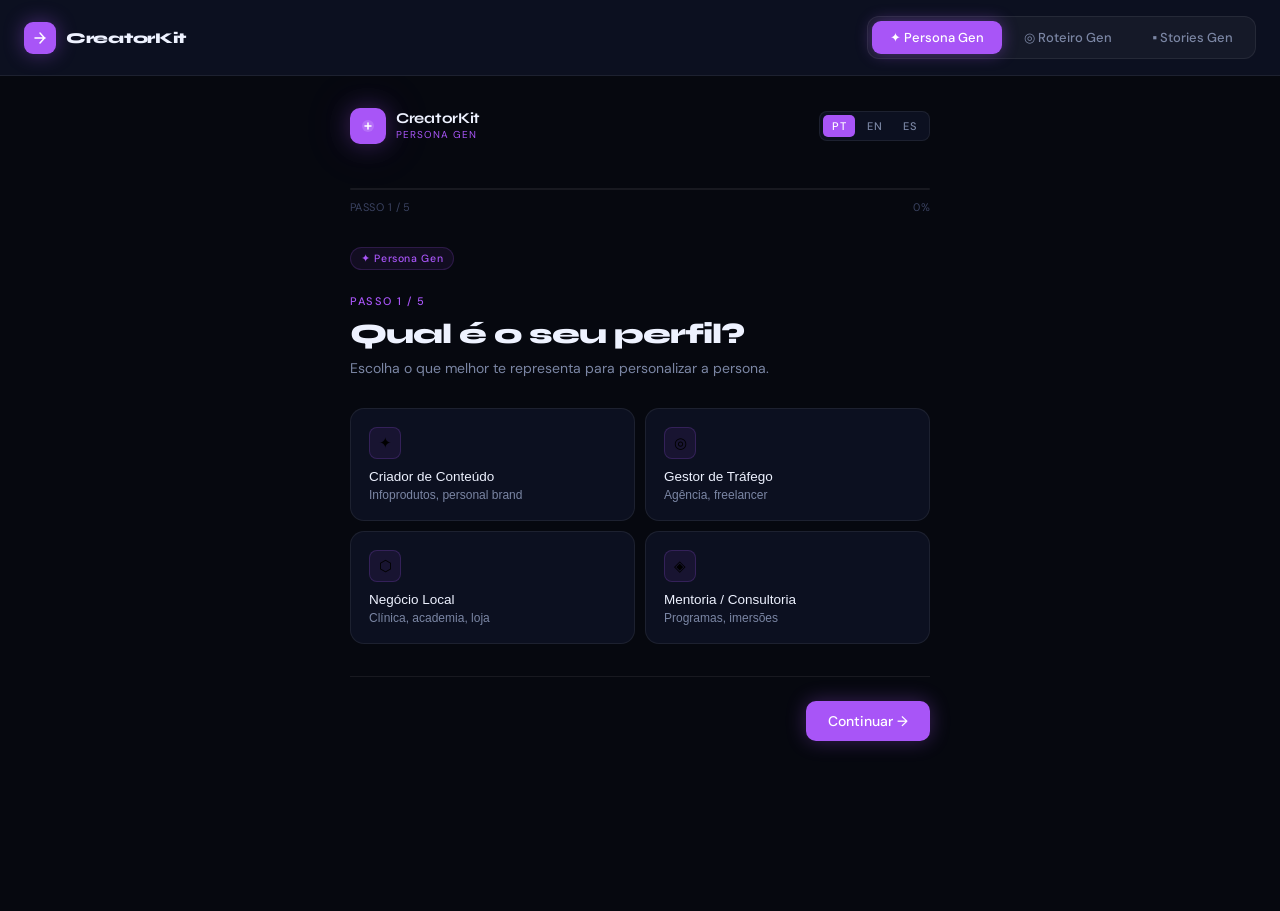
<file: app.html.html>
<!DOCTYPE html>
<html lang="pt-BR">
<head>
<meta charset="UTF-8">
<meta name="viewport" content="width=device-width,initial-scale=1">
<title>CreatorKit — Ferramentas</title>
<link href="https://fonts.googleapis.com/css2?family=Syne:wght@700;800&family=DM+Sans:wght@400;500&display=swap" rel="stylesheet">
<style>
*{box-sizing:border-box;margin:0;padding:0}
:root{--bg:#06080F;--surf:#0C1020;--bd:rgba(255,255,255,0.07);--tx:#EEF2FF;--tx2:#7B86A4}
body{background:var(--bg);color:var(--tx);font-family:'DM Sans',sans-serif;min-height:100vh;-webkit-font-smoothing:antialiased}
.hdr{background:var(--surf);border-bottom:1px solid var(--bd);padding:1rem 1.5rem;display:flex;align-items:center;justify-content:space-between;position:sticky;top:0;z-index:100}
.logo{display:flex;align-items:center;gap:10px}
.lmark{width:32px;height:32px;border-radius:9px;background:#A855F7;display:flex;align-items:center;justify-content:center;box-shadow:0 0 20px rgba(168,85,247,0.4)}
.lname{font-family:'Syne',sans-serif;font-size:15px;font-weight:800;letter-spacing:-.02em}
.tabs{display:flex;gap:4px;background:rgba(255,255,255,0.04);border-radius:12px;padding:4px;border:1px solid var(--bd)}
.tab{padding:8px 18px;border-radius:9px;border:none;background:transparent;color:var(--tx2);font-size:13px;font-weight:500;cursor:pointer;font-family:'DM Sans',sans-serif;transition:all .2s;white-space:nowrap}
.tab:hover{color:var(--tx)}
.tab.t1.on{background:#A855F7;color:#fff;box-shadow:0 0 16px rgba(168,85,247,0.4)}
.tab.t2.on{background:#00D4FF;color:#06080F;box-shadow:0 0 16px rgba(0,212,255,0.35)}
.tab.t3.on{background:#F72578;color:#fff;box-shadow:0 0 16px rgba(247,37,120,0.4)}
.panel{display:none;width:100%;height:calc(100vh - 65px)}
.panel.on{display:block}
iframe{width:100%;height:100%;border:none;display:block}
@media(max-width:600px){
  .tab{padding:7px 12px;font-size:12px}
  .lname{display:none}
  .hdr{padding:.75rem 1rem}
}
</style>
</head>
<body>
<div class="hdr">
  <div class="logo">
    <div class="lmark"><svg width="16" height="16" viewBox="0 0 16 16" fill="none"><path d="M3 8h10M8 3l4.5 5-4.5 5" stroke="#fff" stroke-width="1.5" stroke-linecap="round" stroke-linejoin="round"/></svg></div>
    <span class="lname">CreatorKit</span>
  </div>
  <div class="tabs">
    <button class="tab t1 on" onclick="show('persona',this)">✦ Persona Gen</button>
    <button class="tab t2" onclick="show('roteiro',this)">◎ Roteiro Gen</button>
    <button class="tab t3" onclick="show('stories',this)">▪ Stories Gen</button>
  </div>
</div>
<div class="panel on" id="panel-persona">
  <iframe srcdoc="<!DOCTYPE html>
<html lang=&quot;pt&quot;>
<head>
<meta charset=&quot;UTF-8&quot;>
<meta name=&quot;viewport&quot; content=&quot;width=device-width,initial-scale=1&quot;>
<title>CreatorKit — Persona Gen</title>
<link href=&quot;https://fonts.googleapis.com/css2?family=Syne:wght@700;800&amp;family=DM+Sans:wght@300;400;500&amp;display=swap&quot; rel=&quot;stylesheet&quot;>
<style>
:root{--bg:#06080F;--surf:#0C1020;--bd:rgba(255,255,255,0.07);--bd-h:rgba(168,85,247,0.5);--tx:#EEF2FF;--tx2:#7B86A4;--tx3:#3A4260;--ac:#A855F7;--ac-g:rgba(168,85,247,0.14);--ac-gs:rgba(168,85,247,0.32);--ac-d:rgba(168,85,247,0.08)}
*{box-sizing:border-box;margin:0;padding:0}
body{background:var(--bg);color:var(--tx);font-family:'DM Sans',sans-serif;min-height:100vh;-webkit-font-smoothing:antialiased}
.app{max-width:620px;margin:0 auto;padding:2rem 1.25rem 5rem}
.hdr{display:flex;justify-content:space-between;align-items:center;margin-bottom:2.75rem}
.logo{display:flex;align-items:center;gap:10px}
.lmark{width:36px;height:36px;border-radius:10px;background:var(--ac);display:flex;align-items:center;justify-content:center;box-shadow:0 0 24px var(--ac-gs),0 0 60px rgba(168,85,247,0.12)}
.lname strong{font-family:'Syne',sans-serif;font-size:15px;font-weight:700;letter-spacing:-.02em;display:block;line-height:1}
.lname small{font-size:10px;color:var(--ac);letter-spacing:.1em;text-transform:uppercase;margin-top:2px;display:block}
.langs{display:flex;gap:3px;background:var(--surf);border-radius:8px;padding:3px;border:1px solid var(--bd)}
.lb{padding:4px 9px;font-size:11px;font-weight:500;border:none;background:transparent;color:var(--tx2);border-radius:5px;cursor:pointer;transition:all .2s;letter-spacing:.04em;font-family:'DM Sans',sans-serif}
.lb.on{background:var(--ac);color:#fff}
.pg-wrap{margin-bottom:2rem}
.pg-track{height:2px;background:var(--bd);border-radius:2px;margin-bottom:10px;overflow:hidden}
.pg-fill{height:100%;background:var(--ac);border-radius:2px;transition:width .4s cubic-bezier(.4,0,.2,1);box-shadow:0 0 8px var(--ac)}
.pg-info{display:flex;justify-content:space-between;font-size:11px;color:var(--tx3);letter-spacing:.04em}
.step{display:none}.step.on{display:block;animation:fi .3s ease}
@keyframes fi{from{opacity:0;transform:translateY(10px)}to{opacity:1;transform:translateY(0)}}
.eyebrow{font-size:11px;color:var(--ac);font-weight:500;letter-spacing:.14em;text-transform:uppercase;margin-bottom:10px}
.sh{font-family:'Syne',sans-serif;font-size:28px;font-weight:800;letter-spacing:-.035em;line-height:1.15;margin-bottom:7px}
.ss{font-size:14px;color:var(--tx2);margin-bottom:1.75rem;line-height:1.65}
.og{display:grid;grid-template-columns:1fr 1fr;gap:10px;margin-bottom:1.75rem}
.oc{border:1px solid var(--bd);border-radius:14px;padding:1.125rem 1.125rem 1rem;background:var(--surf);cursor:pointer;text-align:left;transition:all .2s;width:100%}
.oc:hover{border-color:var(--bd-h);background:var(--ac-d);transform:translateY(-1px)}
.oc.on{border-color:var(--ac);background:var(--ac-d);box-shadow:0 0 0 1px var(--ac),0 0 20px var(--ac-g)}
.oc-ico{width:32px;height:32px;border-radius:8px;background:var(--ac-d);border:1px solid rgba(168,85,247,0.2);display:flex;align-items:center;justify-content:center;margin-bottom:10px;font-size:15px}
.oc b{font-size:13.5px;font-weight:500;display:block;margin-bottom:3px;color:var(--tx)}
.oc span{font-size:12px;color:var(--tx2);line-height:1.4;display:block}
.fl{margin-bottom:1.125rem}
.fl label{display:block;font-size:11.5px;font-weight:500;color:var(--tx2);margin-bottom:6px;letter-spacing:.04em;text-transform:uppercase}
input,select,textarea{width:100%;background:var(--surf);border:1px solid var(--bd);border-radius:10px;padding:11px 14px;font-size:14px;color:var(--tx);font-family:'DM Sans',sans-serif;transition:border-color .2s,box-shadow .2s;-webkit-appearance:none;outline:none}
input:focus,select:focus,textarea:focus{border-color:var(--ac);box-shadow:0 0 0 3px var(--ac-g)}
.field-err{border-color:#f87171!important;box-shadow:0 0 0 3px rgba(248,113,113,0.15)!important}
::placeholder{color:var(--tx3)}
textarea{min-height:84px;resize:vertical}
select{background-image:url(&quot;data:image/svg+xml,%3Csvg xmlns='http://www.w3.org/2000/svg' width='10' height='6'%3E%3Cpath d='M1 1l4 4 4-4' stroke='%237B86A4' stroke-width='1.5' fill='none' stroke-linecap='round'/%3E%3C/svg%3E&quot;);background-repeat:no-repeat;background-position:right 14px center;padding-right:36px;cursor:pointer}
.chips{display:flex;flex-wrap:wrap;gap:7px;margin-top:6px}
.chip{padding:6px 14px;border:1px solid var(--bd);border-radius:99px;font-size:13px;color:var(--tx2);background:var(--surf);cursor:pointer;transition:all .2s;font-family:'DM Sans',sans-serif}
.chip.on{border-color:var(--ac);color:var(--ac);background:var(--ac-d)}
.nav{display:flex;justify-content:space-between;align-items:center;margin-top:2rem;padding-top:1.5rem;border-top:1px solid var(--bd)}
.btn{padding:11px 22px;border-radius:10px;font-size:14px;font-weight:500;cursor:pointer;font-family:'DM Sans',sans-serif;transition:all .2s;border:none}
.btn-p{background:var(--ac);color:#fff;box-shadow:0 0 20px var(--ac-gs)}
.btn-p:hover:not(:disabled){transform:translateY(-1px);box-shadow:0 6px 28px var(--ac-gs)}
.btn-p:disabled{opacity:.5;cursor:not-allowed}
.btn-g{background:transparent;color:var(--tx2);border:1px solid var(--bd)}
.btn-g:hover{border-color:var(--bd-h);color:var(--tx)}
.res{display:none}.res.on{display:block;animation:fi .3s ease}
.res-top{display:flex;justify-content:space-between;align-items:center;margin-bottom:1.5rem;gap:10px;flex-wrap:wrap}
.res-title{font-family:'Syne',sans-serif;font-size:22px;font-weight:800}
.res-btns{display:flex;gap:8px}
.spin-wrap{display:flex;align-items:center;gap:12px;padding:3rem 0}
.spin{width:18px;height:18px;border:2px solid var(--bd);border-top-color:var(--ac);border-radius:50%;animation:sp .7s linear infinite;box-shadow:0 0 10px var(--ac-g);flex-shrink:0}
@keyframes sp{to{transform:rotate(360deg)}}
.doc{background:var(--surf);border:1px solid var(--bd);border-radius:14px;padding:1.5rem;font-size:13.5px;line-height:1.9;white-space:pre-wrap;color:var(--tx);display:none}
.res-acts{display:none;gap:10px;margin-top:1rem}
.tool-tag{display:inline-flex;align-items:center;gap:5px;padding:4px 10px;background:var(--ac-d);border:1px solid rgba(168,85,247,0.18);border-radius:99px;font-size:10.5px;color:var(--ac);font-weight:500;letter-spacing:.06em;margin-bottom:1.5rem}
.toast{position:fixed;bottom:24px;left:50%;transform:translateX(-50%) translateY(20px);background:#1a1020;border:1px solid rgba(248,113,113,0.4);border-radius:10px;padding:10px 18px;font-size:13px;color:#f87171;opacity:0;transition:all .3s;z-index:999;pointer-events:none;white-space:nowrap}
.toast.show{opacity:1;transform:translateX(-50%) translateY(0)}
</style>
</head>
<body>
<div class=&quot;toast&quot; id=&quot;toast&quot;></div>
<div class=&quot;app&quot;>
  <div class=&quot;hdr&quot;>
    <div class=&quot;logo&quot;>
      <div class=&quot;lmark&quot;><svg width=&quot;18&quot; height=&quot;18&quot; viewBox=&quot;0 0 18 18&quot; fill=&quot;none&quot;><circle cx=&quot;9&quot; cy=&quot;9&quot; r=&quot;6&quot; fill=&quot;rgba(255,255,255,0.15)&quot;/><path d=&quot;M9 6v6M6 9h6&quot; stroke=&quot;#fff&quot; stroke-width=&quot;1.5&quot; stroke-linecap=&quot;round&quot;/></svg></div>
      <div class=&quot;lname&quot;><strong>CreatorKit</strong><small>Persona Gen</small></div>
    </div>
    <div class=&quot;langs&quot;>
      <button class=&quot;lb on&quot; onclick=&quot;setLang('pt',this)&quot;>PT</button>
      <button class=&quot;lb&quot; onclick=&quot;setLang('en',this)&quot;>EN</button>
      <button class=&quot;lb&quot; onclick=&quot;setLang('es',this)&quot;>ES</button>
    </div>
  </div>
  <div class=&quot;pg-wrap&quot;>
    <div class=&quot;pg-track&quot;><div class=&quot;pg-fill&quot; id=&quot;pgfill&quot; style=&quot;width:0%&quot;></div></div>
    <div class=&quot;pg-info&quot;><span id=&quot;pgstep&quot;></span><span id=&quot;pgpct&quot;></span></div>
  </div>
  <div id=&quot;steps&quot;>
    <div class=&quot;step on&quot; id=&quot;s0&quot;>
      <div class=&quot;tool-tag&quot;>✦ Persona Gen</div>
      <p class=&quot;eyebrow&quot; id=&quot;ey0&quot;></p><h2 class=&quot;sh&quot; id=&quot;h0&quot;></h2><p class=&quot;ss&quot; id=&quot;sb0&quot;></p>
      <div class=&quot;og&quot;>
        <button class=&quot;oc&quot; onclick=&quot;pick('profile','creator',this)&quot;><div class=&quot;oc-ico&quot;>✦</div><b id=&quot;oc0&quot;></b><span id=&quot;od0&quot;></span></button>
        <button class=&quot;oc&quot; onclick=&quot;pick('profile','traffic',this)&quot;><div class=&quot;oc-ico&quot;>◎</div><b id=&quot;oc1&quot;></b><span id=&quot;od1&quot;></span></button>
        <button class=&quot;oc&quot; onclick=&quot;pick('profile','business',this)&quot;><div class=&quot;oc-ico&quot;>⬡</div><b id=&quot;oc2&quot;></b><span id=&quot;od2&quot;></span></button>
        <button class=&quot;oc&quot; onclick=&quot;pick('profile','consulting',this)&quot;><div class=&quot;oc-ico&quot;>◈</div><b id=&quot;oc3&quot;></b><span id=&quot;od3&quot;></span></button>
      </div>
      <div class=&quot;nav&quot;><span></span><button class=&quot;btn btn-p&quot; onclick=&quot;validate(0)&quot; id=&quot;n0&quot;></button></div>
    </div>
    <div class=&quot;step&quot; id=&quot;s1&quot;>
      <p class=&quot;eyebrow&quot; id=&quot;ey1&quot;></p><h2 class=&quot;sh&quot; id=&quot;h1&quot;></h2><p class=&quot;ss&quot; id=&quot;sb1&quot;></p>
      <div class=&quot;fl&quot;><label id=&quot;l-niche&quot;></label><input id=&quot;f-niche&quot; type=&quot;text&quot;/></div>
      <div class=&quot;fl&quot;><label id=&quot;l-prod&quot;></label><input id=&quot;f-prod&quot; type=&quot;text&quot;/></div>
      <div class=&quot;fl&quot;><label id=&quot;l-diff&quot;></label><textarea id=&quot;f-diff&quot;></textarea></div>
      <div class=&quot;nav&quot;><button class=&quot;btn btn-g&quot; onclick=&quot;go(0)&quot; id=&quot;bk1&quot;></button><button class=&quot;btn btn-p&quot; onclick=&quot;validate(1)&quot; id=&quot;n1&quot;></button></div>
    </div>
    <div class=&quot;step&quot; id=&quot;s2&quot;>
      <p class=&quot;eyebrow&quot; id=&quot;ey2&quot;></p><h2 class=&quot;sh&quot; id=&quot;h2&quot;></h2><p class=&quot;ss&quot; id=&quot;sb2&quot;></p>
      <div class=&quot;fl&quot;><label id=&quot;l-age&quot;></label><select id=&quot;f-age&quot;></select></div>
      <div class=&quot;fl&quot;><label id=&quot;l-gen&quot;></label><select id=&quot;f-gen&quot;></select></div>
      <div class=&quot;fl&quot;><label id=&quot;l-inc&quot;></label><select id=&quot;f-inc&quot;></select></div>
      <div class=&quot;fl&quot;><label id=&quot;l-loc&quot;></label><input id=&quot;f-loc&quot; type=&quot;text&quot;/></div>
      <div class=&quot;nav&quot;><button class=&quot;btn btn-g&quot; onclick=&quot;go(1)&quot; id=&quot;bk2&quot;></button><button class=&quot;btn btn-p&quot; onclick=&quot;go(3)&quot; id=&quot;n2&quot;></button></div>
    </div>
    <div class=&quot;step&quot; id=&quot;s3&quot;>
      <p class=&quot;eyebrow&quot; id=&quot;ey3&quot;></p><h2 class=&quot;sh&quot; id=&quot;h3&quot;></h2><p class=&quot;ss&quot; id=&quot;sb3&quot;></p>
      <div class=&quot;fl&quot;><label id=&quot;l-pains&quot;></label><textarea id=&quot;f-pains&quot;></textarea></div>
      <div class=&quot;fl&quot;><label id=&quot;l-desires&quot;></label><textarea id=&quot;f-desires&quot;></textarea></div>
      <div class=&quot;fl&quot;><label id=&quot;l-obj&quot;></label><textarea id=&quot;f-obj&quot;></textarea></div>
      <div class=&quot;nav&quot;><button class=&quot;btn btn-g&quot; onclick=&quot;go(2)&quot; id=&quot;bk3&quot;></button><button class=&quot;btn btn-p&quot; onclick=&quot;validate(3)&quot; id=&quot;n3&quot;></button></div>
    </div>
    <div class=&quot;step&quot; id=&quot;s4&quot;>
      <p class=&quot;eyebrow&quot; id=&quot;ey4&quot;></p><h2 class=&quot;sh&quot; id=&quot;h4&quot;></h2><p class=&quot;ss&quot; id=&quot;sb4&quot;></p>
      <div class=&quot;fl&quot;><label id=&quot;l-plat&quot;></label><div class=&quot;chips&quot; id=&quot;plat-chips&quot;></div></div>
      <div class=&quot;fl&quot; style=&quot;margin-top:1rem&quot;><label id=&quot;l-cont&quot;></label><textarea id=&quot;f-cont&quot;></textarea></div>
      <div class=&quot;fl&quot;><label id=&quot;l-trig&quot;></label><textarea id=&quot;f-trig&quot;></textarea></div>
      <div class=&quot;nav&quot;><button class=&quot;btn btn-g&quot; onclick=&quot;go(3)&quot; id=&quot;bk4&quot;></button><button class=&quot;btn btn-p&quot; onclick=&quot;generate()&quot; id=&quot;genbtn&quot;></button></div>
    </div>
  </div>
  <div class=&quot;res&quot; id=&quot;result&quot;>
    <div class=&quot;res-top&quot;>
      <h2 class=&quot;res-title&quot; id=&quot;res-title&quot;></h2>
      <div class=&quot;res-btns&quot;><button class=&quot;btn btn-g&quot; onclick=&quot;copyDoc()&quot; id=&quot;copybtn&quot;></button><button class=&quot;btn btn-g&quot; onclick=&quot;restart()&quot; id=&quot;restartbtn&quot;></button></div>
    </div>
    <div class=&quot;spin-wrap&quot; id=&quot;spin-wrap&quot;><div class=&quot;spin&quot;></div><span id=&quot;loading-txt&quot; style=&quot;font-size:14px;color:var(--tx2)&quot;></span></div>
    <div class=&quot;doc&quot; id=&quot;doc&quot;></div>
    <div class=&quot;res-acts&quot; id=&quot;res-acts&quot;></div>
  </div>
</div>
<script>
const API_URL = &quot;https://creatorkit-backend-nnlg.onrender.com/api/chat&quot;;
const PLAT=['Instagram','TikTok','YouTube','Facebook','WhatsApp','LinkedIn','Pinterest','X'];
let lang='pt',cur=0,fd={},selPlat=[];
const TX={
pt:{ey:['PASSO 1 / 5','PASSO 2 / 5','PASSO 3 / 5','PASSO 4 / 5','PASSO 5 / 5'],h:['Qual é o seu perfil?','Nicho e produto','Quem é essa pessoa?','Dores, desejos e objeções','Comportamento online'],sub:['Escolha o que melhor te representa para personalizar a persona.','Quanto mais específico, mais precisa será a persona.','Dados demográficos do cliente ideal.','Entenda profundamente o que essa pessoa sente, quer e teme.','Como e onde essa pessoa consome conteúdo.'],oc:['Criador de Conteúdo','Gestor de Tráfego','Negócio Local','Mentoria / Consultoria'],od:['Infoprodutos, personal brand','Agência, freelancer','Clínica, academia, loja','Programas, imersões'],lniche:'Nicho de mercado *',lprod:'O que você vende? *',ldiff:'Maior diferencial (opcional)',lage:'Faixa etária',lgen:'Gênero',linc:'Renda mensal',lloc:'Localização',lpains:'Principais dores *',ldesires:'Desejos e sonhos',lobj:'Objeções de compra',lplat:'Plataformas que ela usa',lcont:'Conteúdo que consome',ltrig:'Gatilhos de compra',age:['Selecione...','18–24 anos','25–34 anos','35–44 anos','45–54 anos','55+ anos'],gen:['Selecione...','Feminino','Masculino','Ambos / Geral'],inc:['Selecione...','Até R$2k','R$2k–R$5k','R$5k–R$10k','R$10k–R$20k','Acima de R$20k'],next:'Continuar →',back:'← Voltar',gen_btn:'Gerar Persona →',loading:'Criando sua persona completa… pode levar uns 20s',res_title:'Sua Persona',copy:'Copiar tudo',copied:'Copiado!',restart:'+ Nova persona',e0:'Selecione um perfil para continuar.',e1:'Preencha o nicho e o que você vende.',e3:'Descreva ao menos as principais dores.',
sys(date){return`Você é um estrategista sênior de marketing digital. Data hoje: ${date}. Crie um documento COMPLETO de buyer persona em português brasileiro. Seja específico, humano e acionável. Nada genérico. Use emojis como marcadores. Estrutura obrigatória:\n\n👤 NOME E PERFIL\nNome fictício + tagline de 1 linha + resumo em 2-3 frases\n\n📊 DADOS DEMOGRÁFICOS\nIdade, localização, escolaridade, profissão, renda, estado civil, filhos\n\n🌅 ROTINA DIÁRIA\nManhã → tarde → noite (seja específico)\n\n🔥 TOP 5 DORES (rankeadas por intensidade)\n1. [dor + por que dói tanto]\n2.\n3.\n4.\n5.\n\n✨ DESEJOS E SONHOS\nO que essa pessoa realmente quer alcançar\n\n🚧 OBJEÇÕES + COMO SUPERAR\n3-4 objeções e a resposta ideal para cada\n\n📱 COMPORTAMENTO ONLINE\nPlataformas, horários, tipo de conteúdo consumido\n\n💡 GATILHOS DE COMPRA\nO que faz essa pessoa tomar a decisão de comprar\n\n🗣️ LINGUAGEM QUE USA\nExemplos reais de como ela fala/escreve\n\n📢 TOM DE COMUNICAÇÃO IDEAL\nComo você deve se comunicar com ela\n\n🎯 3 HEADLINES PARA ANÚNCIOS\n1.\n2.\n3.\n\n📣 CTA IDEAL\n[CTA poderoso e específico]\n\n🔑 NOTAS ESTRATÉGICAS\n3-5 insights táticos para conteúdo e anúncios\n\nResponda SOMENTE com o documento.`}},
en:{ey:['STEP 1 / 5','STEP 2 / 5','STEP 3 / 5','STEP 4 / 5','STEP 5 / 5'],h:['What is your profile?','Niche &amp; product','Who is this person?','Pains, desires &amp; objections','Online behavior'],sub:['Choose what best describes you.','The more specific, the better the persona.','Demographics of your ideal customer.','Understand what this person feels, wants and fears.','How and where this person consumes content.'],oc:['Content Creator','Traffic Manager','Local Business','Coaching / Consulting'],od:['Infoproducts, personal brand','Agency, freelancer','Clinic, gym, store','Programs, workshops'],lniche:'Market niche *',lprod:'What do you sell? *',ldiff:'Main differentiator (optional)',lage:'Age range',lgen:'Gender',linc:'Monthly income',lloc:'Location',lpains:'Main pains *',ldesires:'Dreams &amp; desires',lobj:'Purchase objections',lplat:'Platforms they use',lcont:'Content they consume',ltrig:'Buying triggers',age:['Select...','18–24','25–34','35–44','45–54','55+'],gen:['Select...','Female','Male','Both / General'],inc:['Select...','Under $1k','$1k–$3k','$3k–$6k','$6k–$12k','Above $12k'],next:'Continue →',back:'← Back',gen_btn:'Generate Persona →',loading:'Creating your complete persona… may take ~20s',res_title:'Your Persona',copy:'Copy all',copied:'Copied!',restart:'+ New persona',e0:'Select a profile to continue.',e1:'Fill in niche and what you sell.',e3:'Describe at least the main pains.',
sys(date){return`You are a senior digital marketing strategist. Today: ${date}. Create a COMPLETE buyer persona document in English. Be specific, human and actionable. Nothing generic. Use emojis as markers. Mandatory structure:\n\n👤 NAME &amp; PROFILE\nFictional name + 1-line tagline + 2-3 sentence summary\n\n📊 DEMOGRAPHICS\nAge, location, education, profession, income, marital status, children\n\n🌅 DAILY ROUTINE\nMorning → afternoon → evening (be specific)\n\n🔥 TOP 5 PAINS (ranked by intensity)\n1. [pain + why it hurts so much]\n2.\n3.\n4.\n5.\n\n✨ DESIRES &amp; DREAMS\nWhat this person really wants to achieve\n\n🚧 OBJECTIONS + HOW TO OVERCOME\n3-4 objections and ideal response for each\n\n📱 ONLINE BEHAVIOR\nPlatforms, hours, type of content consumed\n\n💡 BUYING TRIGGERS\nWhat makes this person decide to buy\n\n🗣️ LANGUAGE THEY USE\nReal examples of how they talk/write\n\n📢 IDEAL COMMUNICATION TONE\nHow you should communicate with them\n\n🎯 3 AD HEADLINES\n1.\n2.\n3.\n\n📣 IDEAL CTA\n[Powerful and specific CTA]\n\n🔑 STRATEGIC NOTES\n3-5 tactical insights for content and ads\n\nRespond ONLY with the document.`}},
es:{ey:['PASO 1 / 5','PASO 2 / 5','PASO 3 / 5','PASO 4 / 5','PASO 5 / 5'],h:['¿Cuál es tu perfil?','Nicho y producto','¿Quién es esta persona?','Dolores, deseos y objeciones','Comportamiento online'],sub:['Elige lo que mejor te representa.','Cuanto más específico, mejor la persona.','Demografía del cliente ideal.','Entiende lo que siente, quiere y teme.','Cómo y dónde consume contenido.'],oc:['Creador de Contenido','Gestor de Tráfico','Negocio Local','Mentoría / Consultoría'],od:['Infoproductos, marca personal','Agencia, freelancer','Clínica, gimnasio, tienda','Programas, inmersiones'],lniche:'Nicho de mercado *',lprod:'¿Qué vendes? *',ldiff:'Principal diferencial (opcional)',lage:'Rango de edad',lgen:'Género',linc:'Ingreso mensual',lloc:'Ubicación',lpains:'Dolores principales *',ldesires:'Deseos y sueños',lobj:'Objeciones de compra',lplat:'Plataformas que usa',lcont:'Contenido que consume',ltrig:'Disparadores de compra',age:['Selecciona...','18–24','25–34','35–44','45–54','55+'],gen:['Selecciona...','Femenino','Masculino','Ambos / General'],inc:['Selecciona...','Hasta $1k','$1k–$3k','$3k–$6k','$6k–$12k','Más de $12k'],next:'Continuar →',back:'← Volver',gen_btn:'Generar Persona →',loading:'Creando tu persona completa… puede tardar ~20s',res_title:'Tu Persona',copy:'Copiar todo',copied:'¡Copiado!',restart:'+ Nueva persona',e0:'Selecciona un perfil para continuar.',e1:'Completa nicho y qué vendes.',e3:'Describe al menos los dolores principales.',
sys(date){return`Eres un estratega senior de marketing digital. Hoy: ${date}. Crea un documento COMPLETO de buyer persona en español. Sé específico, humano y accionable. Nada genérico. Usa emojis como marcadores. Estructura obligatoria:\n\n👤 NOMBRE Y PERFIL\nNombre ficticio + tagline de 1 línea + resumen en 2-3 frases\n\n📊 DATOS DEMOGRÁFICOS\nEdad, ubicación, educación, profesión, ingresos, estado civil, hijos\n\n🌅 RUTINA DIARIA\nMañana → tarde → noche (sé específico)\n\n🔥 TOP 5 DOLORES (rankeados por intensidad)\n1. [dolor + por qué duele tanto]\n2.\n3.\n4.\n5.\n\n✨ DESEOS Y SUEÑOS\nLo que realmente quiere lograr\n\n🚧 OBJECIONES + CÓMO SUPERAR\n3-4 objeciones y respuesta ideal para cada una\n\n📱 COMPORTAMIENTO ONLINE\nPlataformas, horarios, tipo de contenido consumido\n\n💡 DISPARADORES DE COMPRA\nQué hace que decida comprar\n\n🗣️ LENGUAJE QUE USA\nEjemplos reales de cómo habla/escribe\n\n📢 TONO DE COMUNICACIÓN IDEAL\nCómo debes comunicarte con ella\n\n🎯 3 TITULARES PARA ANUNCIOS\n1.\n2.\n3.\n\n📣 CTA IDEAL\n[CTA poderoso y específico]\n\n🔑 NOTAS ESTRATÉGICAS\n3-5 insights tácticos para contenido y anuncios\n\nResponde SOLO con el documento.`}}
};
function toast(m){const t=document.getElementById('toast');t.textContent=m;t.classList.add('show');setTimeout(()=>t.classList.remove('show'),3000)}
function s(id,v){const e=document.getElementById(id);if(e)e.textContent=v||''}
function setLang(l,btn){lang=l;document.querySelectorAll('.lb').forEach(b=>b.classList.remove('on'));btn.classList.add('on');applyAll();buildChips()}
function buildSel(id,opts){const el=document.getElementById(id);if(!el)return;const cv=el.value;el.innerHTML=opts.map((o,i)=>`<option value=&quot;${i===0?'':o}&quot;>${o}</option>`).join('');if(cv)el.value=cv}
function applyAll(){const tx=TX[lang];for(let i=0;i<5;i++){s('ey'+i,tx.ey[i]);s('h'+i,tx.h[i]);s('sb'+i,tx.sub[i])}for(let i=0;i<4;i++){s('oc'+i,tx.oc[i]);s('od'+i,tx.od[i])}const lm={niche:'lniche',prod:'lprod',diff:'ldiff',age:'lage',gen:'lgen',inc:'linc',loc:'lloc',pains:'lpains',desires:'ldesires',obj:'lobj',plat:'lplat',cont:'lcont',trig:'ltrig'};Object.keys(lm).forEach(k=>{const el=document.getElementById('l-'+k);if(el)el.textContent=tx[lm[k]]});buildSel('f-age',tx.age);buildSel('f-gen',tx.gen);buildSel('f-inc',tx.inc);for(let i=1;i<=4;i++){s('n'+i,tx.next);s('bk'+i,tx.back)}s('n0',tx.next);s('genbtn',tx.gen_btn);s('loading-txt',tx.loading);s('res-title',tx.res_title);const cb=document.getElementById('copybtn');if(cb)cb.textContent=tx.copy;const rb=document.getElementById('restartbtn');if(rb)rb.textContent=tx.restart;updPg()}
function buildChips(){const w=document.getElementById('plat-chips');w.innerHTML=PLAT.map(p=>`<button class=&quot;chip${selPlat.includes(p)?' on':''}&quot; onclick=&quot;togglePlat('${p}',this)&quot;>${p}</button>`).join('')}
function togglePlat(p,btn){if(selPlat.includes(p))selPlat=selPlat.filter(x=>x!==p);else selPlat.push(p);btn.classList.toggle('on')}
function pick(k,v,btn){fd[k]=v;btn.closest('.og').querySelectorAll('.oc').forEach(b=>b.classList.remove('on'));btn.classList.add('on')}
function go(n){document.getElementById('s'+cur).classList.remove('on');cur=n;document.getElementById('s'+n).classList.add('on');updPg();window.scrollTo({top:0,behavior:'smooth'})}
function validate(step){
  const tx=TX[lang];
  if(step===0){if(!fd.profile){toast(tx.e0);return}go(1);return}
  if(step===1){const ni=document.getElementById('f-niche').value.trim(),pr=document.getElementById('f-prod').value.trim();if(!ni||!pr){if(!ni)flash('f-niche');if(!pr)flash('f-prod');toast(tx.e1);return}go(2);return}
  if(step===3){const pa=document.getElementById('f-pains').value.trim();if(!pa){flash('f-pains');toast(tx.e3);return}go(4);return}
}
function flash(id){const el=document.getElementById(id);if(!el)return;el.classList.add('field-err');setTimeout(()=>el.classList.remove('field-err'),2500)}
function updPg(){const pct=Math.round((cur/4)*100);document.getElementById('pgfill').style.width=pct+'%';document.getElementById('pgstep').textContent=TX[lang].ey[cur]||'';document.getElementById('pgpct').textContent=pct+'%'}
function nowDate(){return new Date().toLocaleDateString(lang==='pt'?'pt-BR':lang==='es'?'es-ES':'en-US',{day:'2-digit',month:'long',year:'numeric'})}
async function generate(){
  ['niche','prod','diff','loc','cont','trig'].forEach(k=>{fd[k]=document.getElementById('f-'+k)?.value||''});
  ['age','gen','inc'].forEach(k=>{fd[k]=document.getElementById('f-'+k)?.value||''});
  ['pains','desires','obj'].forEach(k=>{fd[k]=document.getElementById('f-'+k)?.value||''});
  fd.plat=selPlat.join(', ');
  const btn=document.getElementById('genbtn');btn.disabled=true;
  document.getElementById('steps').style.display='none';
  document.getElementById('result').classList.add('on');
  document.getElementById('spin-wrap').style.display='flex';
  document.getElementById('doc').style.display='none';
  document.getElementById('res-acts').style.display='none';
  const pm={creator:TX[lang].oc[0],traffic:TX[lang].oc[1],business:TX[lang].oc[2],consulting:TX[lang].oc[3]};
  const msg=`Perfil: ${pm[fd.profile]||'N/A'}\nNicho: ${fd.niche}\nProduto/Serviço: ${fd.prod}\nDiferencial: ${fd.diff||'Não informado'}\nFaixa etária: ${fd.age||'Não informado'}\nGênero: ${fd.gen||'Não informado'}\nRenda: ${fd.inc||'Não informado'}\nLocalização: ${fd.loc||'Não informado'}\nDores: ${fd.pains}\nDesejos: ${fd.desires||'Não informado'}\nObjeções: ${fd.obj||'Não informado'}\nPlataformas: ${fd.plat||'Não informado'}\nConteúdo: ${fd.cont||'Não informado'}\nGatilhos: ${fd.trig||'Não informado'}`;
  try{
    const r=await fetch(API_URL,{method:'POST',headers:{'Content-Type':'application/json'},body:JSON.stringify({model:'claude-sonnet-4-6',max_tokens:3000,system:TX[lang].sys(nowDate()),messages:[{role:'user',content:msg}]})});
    const d=await r.json();
    const txt=d.content?.map(b=>b.text||'').join('')||'Erro ao gerar.';
    document.getElementById('spin-wrap').style.display='none';
    const doc=document.getElementById('doc');doc.textContent=txt;doc.style.display='block';
    document.getElementById('res-acts').style.display='flex';
  }catch(e){
    document.getElementById('spin-wrap').style.display='none';
    const doc=document.getElementById('doc');doc.textContent='Erro de conexão. Tente novamente.';doc.style.display='block';
    document.getElementById('res-acts').style.display='flex';
    btn.disabled=false;
  }
}
function copyDoc(){navigator.clipboard.writeText(document.getElementById('doc').textContent).then(()=>{const btn=document.getElementById('copybtn');btn.textContent=TX[lang].copied;setTimeout(()=>btn.textContent=TX[lang].copy,2000)})}
function restart(){fd={};selPlat=[];cur=0;document.getElementById('steps').style.display='block';document.getElementById('result').classList.remove('on');document.querySelectorAll('.step').forEach(s=>s.classList.remove('on'));document.getElementById('s0').classList.add('on');document.querySelectorAll('.oc').forEach(b=>b.classList.remove('on'));document.getElementById('genbtn').disabled=false;['f-niche','f-prod','f-diff','f-loc','f-cont','f-trig','f-pains','f-desires','f-obj'].forEach(id=>{const el=document.getElementById(id);if(el)el.value=''});applyAll();buildChips();window.scrollTo({top:0,behavior:'smooth'})}
applyAll();buildChips();
</script>
</body>
</html>
" sandbox="allow-scripts allow-same-origin allow-forms"></iframe>
</div>
<div class="panel" id="panel-roteiro">
  <iframe srcdoc="<!DOCTYPE html>
<html lang=&quot;pt&quot;>
<head>
<meta charset=&quot;UTF-8&quot;>
<meta name=&quot;viewport&quot; content=&quot;width=device-width,initial-scale=1&quot;>
<title>CreatorKit — Roteiro Gen</title>
<link href=&quot;https://fonts.googleapis.com/css2?family=Syne:wght@700;800&amp;family=DM+Sans:wght@300;400;500&amp;display=swap&quot; rel=&quot;stylesheet&quot;>
<style>
:root{--bg:#06080F;--surf:#0C1020;--bd:rgba(255,255,255,0.07);--bd-h:rgba(0,212,255,0.45);--tx:#E0F7FF;--tx2:#6B8499;--tx3:#334455;--ac:#00D4FF;--ac-g:rgba(0,212,255,0.12);--ac-gs:rgba(0,212,255,0.28);--ac-d:rgba(0,212,255,0.07)}
*{box-sizing:border-box;margin:0;padding:0}
body{background:var(--bg);color:var(--tx);font-family:'DM Sans',sans-serif;min-height:100vh;-webkit-font-smoothing:antialiased}
.app{max-width:640px;margin:0 auto;padding:2rem 1.25rem 5rem}
.hdr{display:flex;justify-content:space-between;align-items:center;margin-bottom:2.75rem}
.logo{display:flex;align-items:center;gap:10px}
.lmark{width:36px;height:36px;border-radius:10px;background:var(--ac);display:flex;align-items:center;justify-content:center;box-shadow:0 0 24px var(--ac-gs),0 0 60px rgba(0,212,255,0.1)}
.lname strong{font-family:'Syne',sans-serif;font-size:15px;font-weight:700;letter-spacing:-.02em;display:block;line-height:1}
.lname small{font-size:10px;color:var(--ac);letter-spacing:.1em;text-transform:uppercase;margin-top:2px;display:block}
.langs{display:flex;gap:3px;background:var(--surf);border-radius:8px;padding:3px;border:1px solid var(--bd)}
.lb{padding:4px 9px;font-size:11px;font-weight:500;border:none;background:transparent;color:var(--tx2);border-radius:5px;cursor:pointer;transition:all .2s;letter-spacing:.04em;font-family:'DM Sans',sans-serif}
.lb.on{background:var(--ac);color:#06080F;font-weight:600}
.pg-wrap{margin-bottom:2rem}
.pg-track{height:2px;background:var(--bd);border-radius:2px;margin-bottom:10px;overflow:hidden}
.pg-fill{height:100%;background:var(--ac);border-radius:2px;transition:width .4s cubic-bezier(.4,0,.2,1);box-shadow:0 0 8px var(--ac)}
.pg-info{display:flex;justify-content:space-between;font-size:11px;color:var(--tx3);letter-spacing:.04em}
.step{display:none}.step.on{display:block;animation:fi .3s ease}
@keyframes fi{from{opacity:0;transform:translateY(10px)}to{opacity:1;transform:translateY(0)}}
.eyebrow{font-size:11px;color:var(--ac);font-weight:500;letter-spacing:.14em;text-transform:uppercase;margin-bottom:10px}
.sh{font-family:'Syne',sans-serif;font-size:28px;font-weight:800;letter-spacing:-.035em;line-height:1.15;margin-bottom:7px}
.ss{font-size:14px;color:var(--tx2);margin-bottom:1.75rem;line-height:1.65}
.mode-grid{display:grid;grid-template-columns:1fr 1fr;gap:10px;margin-bottom:1rem}
.mcard{border:1px solid var(--bd);border-radius:14px;padding:1.25rem;background:var(--surf);cursor:pointer;text-align:left;transition:all .2s;width:100%}
.mcard:hover{border-color:var(--bd-h);background:var(--ac-d)}
.mcard.on{border-color:var(--ac);background:var(--ac-d);box-shadow:0 0 0 1px var(--ac),0 0 20px var(--ac-g)}
.mcard-ico{width:30px;height:30px;border-radius:8px;background:var(--ac-d);border:1px solid rgba(0,212,255,0.2);display:flex;align-items:center;justify-content:center;margin-bottom:8px;font-size:14px;color:var(--ac)}
.mcard b{font-size:13.5px;font-weight:500;display:block;margin-bottom:3px;color:var(--tx)}
.mcard span{font-size:12px;color:var(--tx2);line-height:1.4;display:block}
.fl{margin-bottom:1.125rem}
.fl label{display:block;font-size:11.5px;font-weight:500;color:var(--tx2);margin-bottom:6px;letter-spacing:.04em;text-transform:uppercase}
input,select,textarea{width:100%;background:var(--surf);border:1px solid var(--bd);border-radius:10px;padding:11px 14px;font-size:14px;color:var(--tx);font-family:'DM Sans',sans-serif;transition:border-color .2s,box-shadow .2s;-webkit-appearance:none;outline:none}
input:focus,select:focus,textarea:focus{border-color:var(--ac);box-shadow:0 0 0 3px var(--ac-g)}
.field-err{border-color:#f87171!important;box-shadow:0 0 0 3px rgba(248,113,113,0.15)!important}
::placeholder{color:var(--tx3)}
textarea{min-height:90px;resize:vertical}
select{background-image:url(&quot;data:image/svg+xml,%3Csvg xmlns='http://www.w3.org/2000/svg' width='10' height='6'%3E%3Cpath d='M1 1l4 4 4-4' stroke='%236B8499' stroke-width='1.5' fill='none' stroke-linecap='round'/%3E%3C/svg%3E&quot;);background-repeat:no-repeat;background-position:right 14px center;padding-right:36px;cursor:pointer}
.plat-row{display:grid;grid-template-columns:1fr 1fr;gap:8px;margin-bottom:1.5rem}
.plat-btn{border:1px solid var(--bd);border-radius:12px;padding:.875rem 1rem;background:var(--surf);cursor:pointer;text-align:center;font-size:14px;font-weight:500;color:var(--tx2);transition:all .2s;font-family:'DM Sans',sans-serif}
.plat-btn.on{border-color:var(--ac);color:var(--ac);background:var(--ac-d);box-shadow:0 0 0 1px var(--ac)}
.funnel-row{display:grid;grid-template-columns:1fr 1fr 1fr;gap:8px;margin-bottom:1.5rem}
.funnel-btn{border:1px solid var(--bd);border-radius:12px;padding:.875rem .5rem;background:var(--surf);cursor:pointer;text-align:center;transition:all .2s;width:100%;font-family:'DM Sans',sans-serif}
.funnel-btn.on{border-color:var(--ac);background:var(--ac-d);box-shadow:0 0 0 1px var(--ac)}
.funnel-btn b{font-size:13px;font-weight:500;display:block;color:var(--tx);margin-bottom:2px}
.funnel-btn small{font-size:11px;color:var(--tx2)}
.tab-row{display:flex;gap:6px;flex-wrap:wrap;margin-bottom:10px}
.tab-btn{padding:5px 12px;border:1px solid var(--bd);border-radius:99px;font-size:12px;cursor:pointer;background:transparent;color:var(--tx2);transition:all .2s;font-family:'DM Sans',sans-serif}
.tab-btn.on{border-color:var(--ac);background:var(--ac-d);color:var(--ac)}
.hook-grid{display:grid;grid-template-columns:1fr 1fr;gap:7px;max-height:220px;overflow-y:auto;padding-right:4px;margin-bottom:1rem}
.hook-item{border:1px solid var(--bd);border-radius:10px;padding:9px 11px;cursor:pointer;background:var(--surf);text-align:left;font-size:13px;color:var(--tx2);line-height:1.45;transition:all .15s;font-family:'DM Sans',sans-serif;width:100%}
.hook-item.on{border-color:var(--ac);color:var(--ac);background:var(--ac-d)}
.hook-edit-box{background:var(--surf);border:1px solid var(--ac);border-radius:10px;padding:.875rem;margin-bottom:1rem;display:none}
.hook-edit-box.on{display:block;animation:fi .2s ease}
.hook-edit-box label{font-size:11px;color:var(--ac);letter-spacing:.08em;text-transform:uppercase;font-weight:500;display:block;margin-bottom:6px}
.hook-edit-box textarea{min-height:60px;border-color:rgba(0,212,255,0.25);background:var(--bg)}
.chips{display:flex;flex-wrap:wrap;gap:7px;margin-top:6px}
.chip{padding:6px 14px;border:1px solid var(--bd);border-radius:99px;font-size:13px;color:var(--tx2);background:var(--surf);cursor:pointer;transition:all .2s;font-family:'DM Sans',sans-serif}
.chip.on{border-color:var(--ac);color:var(--ac);background:var(--ac-d)}
.nav{display:flex;justify-content:space-between;align-items:center;margin-top:2rem;padding-top:1.5rem;border-top:1px solid var(--bd)}
.btn{padding:11px 22px;border-radius:10px;font-size:14px;font-weight:500;cursor:pointer;font-family:'DM Sans',sans-serif;transition:all .2s;border:none}
.btn-p{background:var(--ac);color:#06080F;box-shadow:0 0 20px var(--ac-gs);font-weight:600}
.btn-p:hover:not(:disabled){transform:translateY(-1px);box-shadow:0 6px 28px var(--ac-gs)}
.btn-p:disabled{opacity:.5;cursor:not-allowed}
.btn-g{background:transparent;color:var(--tx2);border:1px solid var(--bd)}
.btn-g:hover{border-color:var(--bd-h);color:var(--tx)}
.res{display:none}.res.on{display:block;animation:fi .3s ease}
.res-top{display:flex;justify-content:space-between;align-items:center;margin-bottom:1.5rem;gap:10px;flex-wrap:wrap}
.res-title{font-family:'Syne',sans-serif;font-size:22px;font-weight:800}
.res-btns{display:flex;gap:8px}
.spin-wrap{display:flex;align-items:center;gap:12px;padding:3rem 0}
.spin{width:18px;height:18px;border:2px solid var(--bd);border-top-color:var(--ac);border-radius:50%;animation:sp .7s linear infinite;box-shadow:0 0 10px var(--ac-g);flex-shrink:0}
@keyframes sp{to{transform:rotate(360deg)}}
.doc{background:var(--surf);border:1px solid var(--bd);border-radius:14px;padding:1.5rem;font-size:13.5px;line-height:1.9;white-space:pre-wrap;color:var(--tx);display:none}
.res-acts{display:none;gap:10px;margin-top:1rem}
.tool-tag{display:inline-flex;align-items:center;gap:5px;padding:4px 10px;background:var(--ac-d);border:1px solid rgba(0,212,255,0.16);border-radius:99px;font-size:10.5px;color:var(--ac);font-weight:500;letter-spacing:.06em;margin-bottom:1.5rem}
.toast{position:fixed;bottom:24px;left:50%;transform:translateX(-50%) translateY(20px);background:#0a1520;border:1px solid rgba(248,113,113,0.4);border-radius:10px;padding:10px 18px;font-size:13px;color:#f87171;opacity:0;transition:all .3s;z-index:999;pointer-events:none;white-space:nowrap}
.toast.show{opacity:1;transform:translateX(-50%) translateY(0)}
</style>
</head>
<body>
<div class=&quot;toast&quot; id=&quot;toast&quot;></div>
<div class=&quot;app&quot;>
  <div class=&quot;hdr&quot;>
    <div class=&quot;logo&quot;>
      <div class=&quot;lmark&quot;><svg width=&quot;18&quot; height=&quot;18&quot; viewBox=&quot;0 0 18 18&quot; fill=&quot;none&quot;><path d=&quot;M3 9h12M9 3l5 6-5 6&quot; stroke=&quot;#06080F&quot; stroke-width=&quot;1.6&quot; stroke-linecap=&quot;round&quot; stroke-linejoin=&quot;round&quot;/></svg></div>
      <div class=&quot;lname&quot;><strong>CreatorKit</strong><small>Roteiro Gen</small></div>
    </div>
    <div class=&quot;langs&quot;>
      <button class=&quot;lb on&quot; onclick=&quot;setLang('pt',this)&quot;>PT</button>
      <button class=&quot;lb&quot; onclick=&quot;setLang('en',this)&quot;>EN</button>
      <button class=&quot;lb&quot; onclick=&quot;setLang('es',this)&quot;>ES</button>
    </div>
  </div>
  <div class=&quot;pg-wrap&quot;>
    <div class=&quot;pg-track&quot;><div class=&quot;pg-fill&quot; id=&quot;pgfill&quot; style=&quot;width:0%&quot;></div></div>
    <div class=&quot;pg-info&quot;><span id=&quot;pgstep&quot;></span><span id=&quot;pgpct&quot;></span></div>
  </div>
  <div id=&quot;steps&quot;>
    <!-- S0: persona mode -->
    <div class=&quot;step on&quot; id=&quot;s0&quot;>
      <div class=&quot;tool-tag&quot;>◎ Roteiro Gen</div>
      <p class=&quot;eyebrow&quot; id=&quot;ey0&quot;></p><h2 class=&quot;sh&quot; id=&quot;h0&quot;></h2><p class=&quot;ss&quot; id=&quot;sb0&quot;></p>
      <div class=&quot;mode-grid&quot;>
        <button class=&quot;mcard on&quot; id=&quot;mc-paste&quot; onclick=&quot;pickMode('paste',this)&quot;><div class=&quot;mcard-ico&quot;>⊕</div><b id=&quot;mc0&quot;></b><span id=&quot;md0&quot;></span></button>
        <button class=&quot;mcard&quot; id=&quot;mc-fields&quot; onclick=&quot;pickMode('fields',this)&quot;><div class=&quot;mcard-ico&quot;>≡</div><b id=&quot;mc1&quot;></b><span id=&quot;md1&quot;></span></button>
      </div>
      <div id=&quot;paste-area&quot;>
        <div class=&quot;fl&quot;><label id=&quot;l-paste&quot;></label><textarea id=&quot;f-paste&quot; style=&quot;min-height:130px&quot;></textarea></div>
      </div>
      <div id=&quot;fields-area&quot; style=&quot;display:none&quot;>
        <div class=&quot;fl&quot;><label id=&quot;l-fniche&quot;></label><input id=&quot;f-fniche&quot; type=&quot;text&quot;/></div>
        <div class=&quot;fl&quot;><label id=&quot;l-favatar&quot;></label><input id=&quot;f-favatar&quot; type=&quot;text&quot;/></div>
        <div class=&quot;fl&quot;><label id=&quot;l-fpain&quot;></label><input id=&quot;f-fpain&quot; type=&quot;text&quot;/></div>
        <div class=&quot;fl&quot;><label id=&quot;l-fdesire&quot;></label><input id=&quot;f-fdesire&quot; type=&quot;text&quot;/></div>
      </div>
      <div class=&quot;nav&quot;><span></span><button class=&quot;btn btn-p&quot; onclick=&quot;validate(0)&quot; id=&quot;n0&quot;></button></div>
    </div>
    <!-- S1: plataforma + funil + tópico -->
    <div class=&quot;step&quot; id=&quot;s1&quot;>
      <p class=&quot;eyebrow&quot; id=&quot;ey1&quot;></p><h2 class=&quot;sh&quot; id=&quot;h1&quot;></h2><p class=&quot;ss&quot; id=&quot;sb1&quot;></p>
      <div class=&quot;fl&quot;><label id=&quot;l-plat&quot;></label>
        <div class=&quot;plat-row&quot;>
          <button class=&quot;plat-btn on&quot; onclick=&quot;pickPlat('reels',this)&quot; id=&quot;pb-reels&quot;></button>
          <button class=&quot;plat-btn&quot; onclick=&quot;pickPlat('stories',this)&quot; id=&quot;pb-stories&quot;></button>
        </div>
      </div>
      <div class=&quot;fl&quot;><label id=&quot;l-funnel&quot;></label>
        <div class=&quot;funnel-row&quot;>
          <button class=&quot;funnel-btn on&quot; onclick=&quot;pickFunnel('top',this)&quot;><b id=&quot;fb-top&quot;></b><small id=&quot;fs-top&quot;></small></button>
          <button class=&quot;funnel-btn&quot; onclick=&quot;pickFunnel('mid',this)&quot;><b id=&quot;fb-mid&quot;></b><small id=&quot;fs-mid&quot;></small></button>
          <button class=&quot;funnel-btn&quot; onclick=&quot;pickFunnel('bot',this)&quot;><b id=&quot;fb-bot&quot;></b><small id=&quot;fs-bot&quot;></small></button>
        </div>
      </div>
      <div class=&quot;fl&quot;><label id=&quot;l-topic&quot;></label><input id=&quot;f-topic&quot; type=&quot;text&quot;/></div>
      <div class=&quot;nav&quot;><button class=&quot;btn btn-g&quot; onclick=&quot;go(0)&quot; id=&quot;bk1&quot;></button><button class=&quot;btn btn-p&quot; onclick=&quot;validate(1)&quot; id=&quot;n1&quot;></button></div>
    </div>
    <!-- S2: gancho -->
    <div class=&quot;step&quot; id=&quot;s2&quot;>
      <p class=&quot;eyebrow&quot; id=&quot;ey2&quot;></p><h2 class=&quot;sh&quot; id=&quot;h2&quot;></h2><p class=&quot;ss&quot; id=&quot;sb2&quot;></p>
      <div class=&quot;tab-row&quot; id=&quot;hook-tabs&quot;></div>
      <div class=&quot;hook-grid&quot; id=&quot;hook-grid&quot;></div>
      <div class=&quot;hook-edit-box&quot; id=&quot;hook-edit-box&quot;>
        <label id=&quot;l-hookedit&quot;></label>
        <textarea id=&quot;f-hookedit&quot; rows=&quot;2&quot;></textarea>
      </div>
      <div class=&quot;nav&quot;><button class=&quot;btn btn-g&quot; onclick=&quot;go(1)&quot; id=&quot;bk2&quot;></button><button class=&quot;btn btn-p&quot; onclick=&quot;go(3)&quot; id=&quot;n2&quot;></button></div>
    </div>
    <!-- S3: formato -->
    <div class=&quot;step&quot; id=&quot;s3&quot;>
      <p class=&quot;eyebrow&quot; id=&quot;ey3&quot;></p><h2 class=&quot;sh&quot; id=&quot;h3&quot;></h2><p class=&quot;ss&quot; id=&quot;sb3&quot;></p>
      <div class=&quot;tab-row&quot; id=&quot;fmt-tabs&quot;></div>
      <div class=&quot;chips&quot; id=&quot;fmt-chips&quot;></div>
      <div class=&quot;nav&quot;><button class=&quot;btn btn-g&quot; onclick=&quot;go(2)&quot; id=&quot;bk3&quot;></button><button class=&quot;btn btn-p&quot; onclick=&quot;go(4)&quot; id=&quot;n3&quot;></button></div>
    </div>
    <!-- S4: extras -->
    <div class=&quot;step&quot; id=&quot;s4&quot;>
      <p class=&quot;eyebrow&quot; id=&quot;ey4&quot;></p><h2 class=&quot;sh&quot; id=&quot;h4&quot;></h2><p class=&quot;ss&quot; id=&quot;sb4&quot;></p>
      <div class=&quot;fl&quot;><label id=&quot;l-extra&quot;></label><textarea id=&quot;f-extra&quot;></textarea></div>
      <div class=&quot;nav&quot;><button class=&quot;btn btn-g&quot; onclick=&quot;go(3)&quot; id=&quot;bk4&quot;></button><button class=&quot;btn btn-p&quot; onclick=&quot;generateScript()&quot; id=&quot;genbtn&quot;></button></div>
    </div>
  </div>
  <div class=&quot;res&quot; id=&quot;result&quot;>
    <div class=&quot;res-top&quot;>
      <h2 class=&quot;res-title&quot; id=&quot;res-title&quot;></h2>
      <div class=&quot;res-btns&quot;><button class=&quot;btn btn-g&quot; onclick=&quot;copySc()&quot; id=&quot;copybtn&quot;></button><button class=&quot;btn btn-g&quot; onclick=&quot;restart()&quot; id=&quot;restartbtn&quot;></button></div>
    </div>
    <div class=&quot;spin-wrap&quot; id=&quot;spin-wrap&quot;><div class=&quot;spin&quot;></div><span id=&quot;loading-txt&quot; style=&quot;font-size:14px;color:var(--tx2)&quot;></span></div>
    <div class=&quot;doc&quot; id=&quot;doc&quot;></div>
    <div class=&quot;res-acts&quot; id=&quot;res-acts&quot;></div>
  </div>
</div>
<script>
const API_URL = &quot;https://creatorkit-backend-nnlg.onrender.com/api/chat&quot;;
const HOOKS_PT={Curiosidade:['O que ninguém te conta sobre [assunto]','A verdade sobre [assunto] que a maioria ignora','Por que [resultado] não está funcionando para você','Descubra o motivo real por trás de [problema]','Isso vai mudar a forma como você vê [assunto]','Isso acontece com [avatar] e ninguém fala abertamente'],Dor:['Se você [sintoma da dor], assista até o final','Cansado(a) de [dor recorrente] sem resultado?','Para quem já tentou de tudo e não conseguiu [resultado]','[Dor] está te impedindo de [desejo]? Eu entendo','Você não está falhando — o método está errado','Quantas vezes você já desistiu por causa de [obstáculo]?'],Promessa:['Como [resultado] em [prazo] sem [sacrifício]','O método que me fez [resultado] em [tempo]','Você pode [resultado] mesmo que [objeção]','Em [X] dias você vai ver [resultado] diferente','Simples assim: [resultado] usando [solução] todo dia','A estratégia para [resultado] rápido sem complicar'],Polêmica:['[Crença popular] está errada. Vou provar.','Pare de [ação comum] se quiser [resultado]','O que a [indústria] não quer que você saiba','Isso vai contra o que todos dizem, mas funciona','Discordo de [autoridade]. Aqui está o motivo.','Todo mundo faz [X] e é por isso que não tem resultado'],Pergunta:['Você já se perguntou por que [problema comum]?','Qual desses erros você ainda comete com [tema]?','O que você faria se pudesse [transformação]?','Você sabia que [dado surpreendente sobre o tema]?','Quantas pessoas você conhece que já [situação]?','Se pudesse mudar uma coisa em [área], qual seria?'],Segredo:['O segredo que [profissional] usa e não divulga','Finalmente vou revelar como [resultado]','Isso foi o que mudou tudo na minha [área]','Ninguém mais está falando isso sobre [assunto]','O que eu descobri depois de [X] anos em [nicho]','Aprendi isso com [autoridade] e transformou tudo'],Dado:['[X]% das pessoas cometem esse erro com [tema]','Estudos mostram que [dado surpreendente]','[X] em cada 10 [avatares] nunca vai conseguir [resultado]','Após [X] casos, identifiquei o padrão que faz [resultado]','Em [tempo], mais de [número] pessoas alcançaram [resultado]','A ciência explica por que você não consegue [resultado]'],Contra:['Fazendo menos você vai conseguir [resultado] mais rápido','Parei de [ação comum] e meu resultado disparou','O erro que mais atrapalha é o que parece certo','A solução mais simples é justamente a que ninguém tenta','Menos é mais: [estratégia simples] bate [método complexo]','Por que trabalhar mais está te deixando mais longe do resultado'],História:['Era [situação ruim]. Hoje é diferente. Vou te contar como.','Isso me aconteceu e mudou minha perspectiva sobre [tema]','Um cliente chegou assim e eu nunca esqueci','Há [X] anos eu era exatamente você. Veja o que mudou.','POV: você finalmente resolve [problema] de uma vez por todas','O dia que percebi que estava fazendo tudo errado']};
const HOOKS_EN={Curiosity:['What nobody tells you about [topic]','The truth about [topic] most people ignore','Why [result] isn\'t working for you','Discover the real reason behind [problem]','This will change how you see [topic]','This happens to [avatar] and nobody talks about it'],Pain:['If you [pain symptom], watch until the end','Tired of [recurring pain] with no results?','For those who tried everything and still can\'t [result]','[Pain] is keeping you from [desire]? I understand','You\'re not failing — the method is wrong','How many times have you given up because of [obstacle]?'],Promise:['How to [result] in [timeframe] without [sacrifice]','The method that got me [result] in [time]','You can [result] even if [objection]','In [X] days you\'ll see a different [result]','Simple: [result] using [solution] every day','The strategy for fast [result] without overcomplicating'],Controversy:['[Popular belief] is wrong. I\'ll prove it.','Stop [common action] if you want [result]','What [industry] doesn\'t want you to know','This goes against everything people say, but it works','I disagree with [authority]. Here\'s why.','Everyone does [X] and that\'s exactly why they fail'],Question:['Have you ever wondered why [common problem]?','Which of these mistakes do you still make with [topic]?','What would you do if you could [transformation]?','Did you know [surprising fact about the topic]?','How many people do you know who have [situation]?','If you could change one thing about [area], what would it be?'],Secret:['The secret [professional] uses and won\'t share','I\'m finally revealing how to [result]','This is what changed everything in my [area]','Nobody else is talking about this on [topic]','What I discovered after [X] years in [niche]','I learned this from [authority] and it transformed everything'],Data:['[X]% of people make this mistake with [topic]','Studies show that [surprising fact]','[X] in 10 [avatars] will never [result] without knowing this','After [X] cases, I identified the pattern for [result]','In [time], over [number] people achieved [result]','Science explains why you can\'t achieve [result]'],Counterintuitive:['Doing less will get you [result] faster','I stopped [common action] and my results skyrocketed','The mistake that holds most back is the one that seems right','The simplest solution is exactly the one no one tries','Less is more: [simple strategy] beats [complex method]','Why working harder is keeping you further from results'],Story:['It was [bad situation]. Today is different. Here\'s how.','This happened to me and changed my view on [topic]','A client came to me like this and I never forgot','[X] years ago I was exactly you. See what changed.','POV: you finally solve [problem] once and for all','The day I realized I was doing everything wrong']};
const HOOKS_ES={Curiosidad:['Lo que nadie te cuenta sobre [tema]','La verdad sobre [tema] que la mayoría ignora','Por qué [resultado] no está funcionando para ti','Descubre la razón real detrás de [problema]','Esto cambiará la forma en que ves [tema]','Esto le pasa a [avatar] y nadie habla de ello'],Dolor:['Si tú [síntoma], mira hasta el final','¿Cansado/a de [dolor] sin resultados?','Para los que lo intentaron todo y aún no logran [resultado]','[Dolor] te está impidiendo [deseo]? Te entiendo','No estás fallando — el método está equivocado','¿Cuántas veces has abandonado por [obstáculo]?'],Promesa:['Cómo [resultado] en [plazo] sin [sacrificio]','El método que me dio [resultado] en [tiempo]','Puedes [resultado] aunque [objeción]','En [X] días verás [resultado] diferente','Simple: [resultado] usando [solución] cada día','La estrategia para [resultado] rápido sin complicar'],Polémica:['[Creencia popular] está mal. Lo voy a demostrar.','Deja de [acción común] si quieres [resultado]','Lo que la [industria] no quiere que sepas','Esto va contra lo que todos dicen, pero funciona','No estoy de acuerdo con [autoridad]. Aquí está el motivo.','Todos hacen [X] y por eso no tienen resultado'],Pregunta:['¿Alguna vez te has preguntado por qué [problema]?','¿Cuál de estos errores sigues cometiendo con [tema]?','¿Qué harías si pudieras [transformación]?','¿Sabías que [dato sorprendente]?','¿Cuántas personas conoces que ya [situación]?','Si pudieras cambiar una cosa en [área], ¿cuál sería?'],Secreto:['El secreto que [profesional] usa y no divulga','Finalmente voy a revelar cómo [resultado]','Esto fue lo que cambió todo en mi [área]','Nadie más está hablando de esto sobre [tema]','Lo que descubrí después de [X] años en [nicho]','Aprendí esto de [autoridad] y transformó todo'],Dato:['El [X]% de las personas cometen este error con [tema]','Los estudios muestran que [dato sorprendente]','[X] de cada 10 [avatares] nunca logrará [resultado]','Tras [X] casos, identifiqué el patrón que hace [resultado]','En [tiempo], más de [número] personas lograron [resultado]','La ciencia explica por qué no puedes lograr [resultado]'],Contraintuitivo:['Haciendo menos conseguirás [resultado] más rápido','Dejé de [acción común] y mis resultados se dispararon','El error que más frena es el que parece correcto','La solución más simple es justamente la que nadie intenta','Menos es más: [estrategia simple] supera [método complejo]','Por qué trabajar más te aleja del resultado'],Historia:['Era [situación mala]. Hoy es diferente. Te cuento cómo.','Esto me pasó y cambió mi perspectiva sobre [tema]','Un cliente llegó así y nunca lo olvidé','Hace [X] años yo era exactamente tú. Ve lo que cambió.','POV: finalmente resuelves [problema] de una vez por todas','El día que me di cuenta de que lo estaba haciendo todo mal']};
const FMTS_PT={Educativo:['Tutorial passo a passo','Lista de dicas rápidas','Mito vs Verdade','Desmistificação','Explicação de conceito complexo','Breakdown de estratégia'],Prova:['Depoimento em vídeo','Antes e depois','Resultado de cliente','Print de aprovação','Story de transformação','Showcase de resultados'],Entretenimento:['POV (ponto de vista)','Story time','Dia na vida','Erro engraçado + aprendizado','Reação comentada','Trending + conteúdo'],Engajamento:['Pergunta + resposta','Votação / Enquete','Complete a frase','Desafio para seguidor','Salva esse post','Marque alguém que precisa ver'],Bastidores:['Making of','Rotina de trabalho real','Processo do produto','A jornada até o resultado','Erros e retrabalhos','Tour pelo espaço'],Conversão:['Oferta direta com CTA','Objeção → solução','Escassez real','Comparativo antes/depois','Prova de autoridade + CTA','Urgência de oportunidade']};
const FMTS_EN={Educational:['Step-by-step tutorial','Quick tips list','Myth vs Truth','Debunking','Complex concept explained','Strategy breakdown'],Social_Proof:['Video testimonial','Before and after','Client result','Approval screenshot','Transformation story','Results showcase'],Entertainment:['POV (point of view)','Story time','Day in the life','Funny mistake + lesson','Commented reaction','Trending + content'],Engagement:['Question + answer','Poll / Vote','Complete the phrase','Follower challenge','Save this post','Tag someone who needs this'],Behind_Scenes:['Making of','Real work routine','Product process','Journey to the result','Mistakes and rework','Space tour'],Conversion:['Direct offer with CTA','Objection → solution','Real scarcity','Before/after comparison','Authority proof + CTA','Opportunity urgency']};
const FMTS_ES={Educativo:['Tutorial paso a paso','Lista de consejos rápidos','Mito vs Verdad','Desmitificación','Concepto complejo explicado','Desglose de estrategia'],Prueba:['Testimonio en video','Antes y después','Resultado de cliente','Captura de aprobación','Story de transformación','Muestra de resultados'],Entretenimiento:['POV (punto de vista)','Story time','Un día en mi vida','Error gracioso + aprendizaje','Reacción comentada','Tendencia + contenido'],Engagement:['Pregunta + respuesta','Votación / Encuesta','Completa la frase','Desafío para seguidor','Guarda este post','Etiqueta a alguien que necesita ver'],Bastidores:['Making of','Rutina de trabajo real','Proceso del producto','El camino al resultado','Errores y retrabajos','Tour del espacio'],Conversión:['Oferta directa con CTA','Objeción → solución','Escasez real','Comparativo antes/después','Prueba de autoridad + CTA','Urgencia de oportunidad']};

let lang='pt',cur=0,fd={},selMode='paste',selPlat='reels',selFunnel='top',selHook='',selHookCat='',selFmt='',selFmtCat='';
const TX={
  pt:{ey:['PASSO 1 / 5','PASSO 2 / 5','PASSO 3 / 5','PASSO 4 / 5','PASSO 5 / 5'],h:['Como inserir a persona?','Plataforma e funil','Escolha o gancho','Formato de gravação','Detalhes finais'],sub:['Escolha como prefere inserir a persona.','Onde vai publicar e qual etapa do funil.','O gancho é o que prende nos primeiros 3 segundos.','Como o conteúdo será gravado e apresentado.','Algum detalhe adicional para o roteiro.'],mc:['Colar persona','Preencher rápido'],md:['Cola o documento da Persona Gen','Preenche nicho, avatar e dor'],lpaste:'Persona (cole o documento) *',lfniche:'Nicho / mercado *',lfavatar:'Nome do avatar',lfpain:'Principal dor *',lfdesire:'Principal desejo',lplat:'Plataforma',lfunnel:'Etapa do funil',ltopic:'Assunto do conteúdo *',lhookedit:'Edite o gancho antes de gerar:',lextra:'Observações extras (CTA, produto, tom...)',pb:['TikTok / Reels','Stories'],fb:['Topo','Meio','Fundo'],fs:['Alcance e awareness','Engajamento e nutrição','Conversão e venda'],next:'Continuar →',back:'← Voltar',gen_btn:'Gerar Roteiro →',loading:'Gerando seu roteiro completo… pode levar ~20s',res_title:'Seu Roteiro',copy:'Copiar tudo',copied:'Copiado!',restart:'+ Novo roteiro',e0:'Preencha a persona antes de continuar.',e1:'Informe o assunto do conteúdo.',hooks:HOOKS_PT,fmts:FMTS_PT,
  sys(date){return`Você é especialista em criação de roteiros para TikTok, Reels e Stories. Data: ${date}. Gere um roteiro COMPLETO e PRONTO PARA GRAVAR em português brasileiro. Para Reels/TikTok: use marcações [CENA N], falas exatas palavra por palavra, duração sugerida de cada cena, transições e CTA final convincente. Para Stories: numere cada slide com texto exato (máx 3 linhas) e instrução visual detalhada. Use linguagem natural, conversacional, nada corporativo. Adapte o tom ao funil informado. Responda SOMENTE com o roteiro completo, sem introdução.`}},
  en:{ey:['STEP 1 / 5','STEP 2 / 5','STEP 3 / 5','STEP 4 / 5','STEP 5 / 5'],h:['How to insert the persona?','Platform &amp; funnel','Choose your hook','Recording format','Final details'],sub:['Choose how you prefer to insert the persona.','Where will you publish and what funnel stage.','The hook is what grabs attention in the first 3 seconds.','How the content will be recorded and presented.','Any additional details for the script.'],mc:['Paste persona','Quick fill'],md:['Paste the Persona Gen document','Fill in niche, avatar and pain'],lpaste:'Persona (paste document) *',lfniche:'Niche / market *',lfavatar:'Avatar name',lfpain:'Main pain *',lfdesire:'Main desire',lplat:'Platform',lfunnel:'Funnel stage',ltopic:'Content topic *',lhookedit:'Edit the hook before generating:',lextra:'Extra notes (CTA, product, tone...)',pb:['TikTok / Reels','Stories'],fb:['Top','Mid','Bottom'],fs:['Reach &amp; awareness','Engagement &amp; nurturing','Conversion &amp; sales'],next:'Continue →',back:'← Back',gen_btn:'Generate Script →',loading:'Generating your complete script… may take ~20s',res_title:'Your Script',copy:'Copy all',copied:'Copied!',restart:'+ New script',e0:'Fill in the persona before continuing.',e1:'Enter the content topic.',hooks:HOOKS_EN,fmts:FMTS_EN,
  sys(date){return`You are an expert in creating scripts for TikTok, Reels and Stories. Date: ${date}. Generate a COMPLETE and READY TO RECORD script in English. For Reels/TikTok: use [SCENE N] markers, exact word-for-word lines, suggested scene duration, transitions and convincing final CTA. For Stories: number each slide with exact text (max 3 lines) and detailed visual instruction. Use natural, conversational language, nothing corporate. Adapt tone to the funnel stage. Respond ONLY with the complete script, no introduction.`}},
  es:{ey:['PASO 1 / 5','PASO 2 / 5','PASO 3 / 5','PASO 4 / 5','PASO 5 / 5'],h:['¿Cómo insertar la persona?','Plataforma y embudo','Elige el gancho','Formato de grabación','Detalles finales'],sub:['Elige cómo prefieres insertar la persona.','Dónde publicarás y qué etapa del embudo.','El gancho es lo que engancha en los primeros 3 segundos.','Cómo se grabará y presentará el contenido.','Algún detalle adicional para el guión.'],mc:['Pegar persona','Rellenar rápido'],md:['Pega el documento de Persona Gen','Rellena nicho, avatar y dolor'],lpaste:'Persona (pega el documento) *',lfniche:'Nicho / mercado *',lfavatar:'Nombre del avatar',lfpain:'Dolor principal *',lfdesire:'Deseo principal',lplat:'Plataforma',lfunnel:'Etapa del embudo',ltopic:'Tema del contenido *',lhookedit:'Edita el gancho antes de generar:',lextra:'Notas extra (CTA, producto, tono...)',pb:['TikTok / Reels','Stories'],fb:['Tope','Medio','Fondo'],fs:['Alcance y awareness','Engagement y nutrición','Conversión y venta'],next:'Continuar →',back:'← Volver',gen_btn:'Generar Guión →',loading:'Generando tu guión completo… puede tardar ~20s',res_title:'Tu Guión',copy:'Copiar todo',copied:'¡Copiado!',restart:'+ Nuevo guión',e0:'Completa la persona antes de continuar.',e1:'Ingresa el tema del contenido.',hooks:HOOKS_ES,fmts:FMTS_ES,
  sys(date){return`Eres experto en creación de guiones para TikTok, Reels y Stories. Fecha: ${date}. Genera un guión COMPLETO y LISTO PARA GRABAR en español. Para Reels/TikTok: usa marcadores [ESCENA N], líneas exactas palabra por palabra, duración sugerida de cada escena, transiciones y CTA final convincente. Para Stories: numera cada slide con texto exacto (máx 3 líneas) e instrucción visual detallada. Usa lenguaje natural, conversacional, nada corporativo. Adapta el tono a la etapa del embudo. Responde SOLO con el guión completo, sin introducción.`}}
};

function toast(m){const t=document.getElementById('toast');t.textContent=m;t.classList.add('show');setTimeout(()=>t.classList.remove('show'),3000)}
function s(id,v){const e=document.getElementById(id);if(e)e.textContent=v||''}
function setLang(l,btn){lang=l;document.querySelectorAll('.lb').forEach(b=>b.classList.remove('on'));btn.classList.add('on');applyAll();buildHookTabs();buildFmtTabs()}
function go(n){document.getElementById('s'+cur).classList.remove('on');cur=n;document.getElementById('s'+n).classList.add('on');if(n===2)buildHookTabs();if(n===3)buildFmtTabs();updPg();window.scrollTo({top:0,behavior:'smooth'})}
function validate(step){
  const tx=TX[lang];
  if(step===0){
    if(selMode==='paste'&amp;&amp;!document.getElementById('f-paste').value.trim()){flash('f-paste');toast(tx.e0);return}
    if(selMode==='fields'&amp;&amp;!document.getElementById('f-fniche').value.trim()&amp;&amp;!document.getElementById('f-fpain').value.trim()){toast(tx.e0);return}
    go(1);return;
  }
  if(step===1){if(!document.getElementById('f-topic').value.trim()){flash('f-topic');toast(tx.e1);return}go(2);return}
}
function flash(id){const el=document.getElementById(id);if(!el)return;el.classList.add('field-err');setTimeout(()=>el.classList.remove('field-err'),2500)}
function updPg(){const pct=Math.round((cur/4)*100);document.getElementById('pgfill').style.width=pct+'%';document.getElementById('pgstep').textContent=TX[lang].ey[cur]||'';document.getElementById('pgpct').textContent=pct+'%'}
function applyAll(){const tx=TX[lang];for(let i=0;i<5;i++){s('ey'+i,tx.ey[i]);s('h'+i,tx.h[i]);s('sb'+i,tx.sub[i])}for(let i=0;i<2;i++){s('mc'+i,tx.mc[i]);s('md'+i,tx.md[i])}['paste','fniche','favatar','fpain','fdesire','plat','funnel','topic','extra','hookedit'].forEach(k=>{const el=document.getElementById('l-'+k);if(el)el.textContent=tx['l'+k]||''});for(let i=0;i<2;i++){s('pb-'+['reels','stories'][i],tx.pb[i])}['top','mid','bot'].forEach((k,i)=>{s('fb-'+k,tx.fb[i]);s('fs-'+k,tx.fs[i])});for(let i=1;i<=4;i++){s('n'+i,tx.next);s('bk'+i,tx.back)}s('n0',tx.next);s('genbtn',tx.gen_btn);s('loading-txt',tx.loading);s('res-title',tx.res_title);const cb=document.getElementById('copybtn');if(cb)cb.textContent=tx.copy;const rb=document.getElementById('restartbtn');if(rb)rb.textContent=tx.restart;// restore active states
document.querySelector('.plat-btn.on')?.classList.remove('on');document.querySelectorAll('.plat-btn')[selPlat==='reels'?0:1]?.classList.add('on');document.querySelectorAll('.funnel-btn').forEach(b=>b.classList.remove('on'));document.querySelectorAll('.funnel-btn')[{top:0,mid:1,bot:2}[selFunnel]||0]?.classList.add('on');updPg()}
function pickMode(m,btn){selMode=m;document.querySelectorAll('.mcard').forEach(b=>b.classList.remove('on'));btn.classList.add('on');document.getElementById('paste-area').style.display=m==='paste'?'block':'none';document.getElementById('fields-area').style.display=m==='fields'?'block':'none'}
function pickPlat(p,btn){selPlat=p;document.querySelectorAll('.plat-btn').forEach(b=>b.classList.remove('on'));btn.classList.add('on')}
function pickFunnel(f,btn){selFunnel=f;document.querySelectorAll('.funnel-btn').forEach(b=>b.classList.remove('on'));btn.classList.add('on')}
function buildHookTabs(){const hooks=TX[lang].hooks;const cats=Object.keys(hooks);if(!selHookCat||!cats.includes(selHookCat))selHookCat=cats[0];document.getElementById('hook-tabs').innerHTML=cats.map(c=>`<button class=&quot;tab-btn${c===selHookCat?' on':''}&quot; onclick=&quot;switchHookCat('${c}',this)&quot;>${c}</button>`).join('');buildHookGrid()}
function switchHookCat(cat,btn){selHookCat=cat;document.querySelectorAll('#hook-tabs .tab-btn').forEach(b=>b.classList.remove('on'));btn.classList.add('on');buildHookGrid()}
function buildHookGrid(){const hooks=TX[lang].hooks[selHookCat]||[];document.getElementById('hook-grid').innerHTML=hooks.map(h=>`<button class=&quot;hook-item${h===selHook?' on':''}&quot; onclick=&quot;pickHook(this,'${h.replace(/'/g,&quot;\\'&quot;)}',event)&quot;>${h}</button>`).join('')}
function pickHook(btn,h,ev){selHook=h;document.querySelectorAll('.hook-item').forEach(b=>b.classList.remove('on'));btn.classList.add('on');// show edit box with selected hook
const box=document.getElementById('hook-edit-box');const ta=document.getElementById('f-hookedit');box.classList.add('on');ta.value=h;}
function buildFmtTabs(){const fmts=TX[lang].fmts;const cats=Object.keys(fmts);if(!selFmtCat||!cats.includes(selFmtCat))selFmtCat=cats[0];document.getElementById('fmt-tabs').innerHTML=cats.map(c=>`<button class=&quot;tab-btn${c===selFmtCat?' on':''}&quot; onclick=&quot;switchFmtCat('${c}',this)&quot;>${c}</button>`).join('');buildFmtChips()}
function switchFmtCat(cat,btn){selFmtCat=cat;document.querySelectorAll('#fmt-tabs .tab-btn').forEach(b=>b.classList.remove('on'));btn.classList.add('on');buildFmtChips()}
function buildFmtChips(){const fmts=TX[lang].fmts[selFmtCat]||[];document.getElementById('fmt-chips').innerHTML=fmts.map(f=>`<button class=&quot;chip${f===selFmt?' on':''}&quot; onclick=&quot;pickFmt(this,'${f.replace(/'/g,&quot;\\'&quot;)}')&quot;>${f}</button>`).join('')}
function pickFmt(btn,f){selFmt=f;document.querySelectorAll('#fmt-chips .chip').forEach(b=>b.classList.remove('on'));btn.classList.add('on')}
function nowDate(){return new Date().toLocaleDateString(lang==='pt'?'pt-BR':lang==='es'?'es-ES':'en-US',{day:'2-digit',month:'long',year:'numeric'})}
async function generateScript(){
  let persona='';
  if(selMode==='paste'){persona=document.getElementById('f-paste').value||''}
  else{const ni=document.getElementById('f-fniche').value,av=document.getElementById('f-favatar').value,pa=document.getElementById('f-fpain').value,de=document.getElementById('f-fdesire').value;persona=`Nicho: ${ni}\nAvatar: ${av||'Não informado'}\nDor: ${pa}\nDesejo: ${de||'Não informado'}`}
  const topic=document.getElementById('f-topic').value;
  const extra=document.getElementById('f-extra').value;
  // use edited hook if user modified, otherwise original selection
  const hookEdited=document.getElementById('f-hookedit').value.trim();
  const hookFinal=hookEdited||selHook||'(Livre — crie um gancho criativo)';
  const platLabel=TX[lang].pb[selPlat==='reels'?0:1];
  const funnelIdx={top:0,mid:1,bot:2}[selFunnel]??0;
  const funnelLabel=TX[lang].fb[funnelIdx]+' — '+TX[lang].fs[funnelIdx];
  const btn=document.getElementById('genbtn');btn.disabled=true;
  document.getElementById('steps').style.display='none';
  document.getElementById('result').classList.add('on');
  document.getElementById('spin-wrap').style.display='flex';
  document.getElementById('doc').style.display='none';
  document.getElementById('res-acts').style.display='none';
  const msg=`PERSONA:\n${persona}\n\nPLATAFORMA: ${platLabel}\nFUNIL: ${funnelLabel}\nASSUNTO: ${topic}\nGANCHO ESCOLHIDO: ${hookFinal}\nFORMATO: ${selFmt||'Livre'}\nOBSERVAÇÕES: ${extra||'Nenhuma'}`;
  try{
    const r=await fetch(API_URL,{method:'POST',headers:{'Content-Type':'application/json'},body:JSON.stringify({model:'claude-sonnet-4-6',max_tokens:3000,system:TX[lang].sys(nowDate()),messages:[{role:'user',content:msg}]})});
    const d=await r.json();
    const txt=d.content?.map(b=>b.text||'').join('')||'Erro ao gerar.';
    document.getElementById('spin-wrap').style.display='none';
    const doc=document.getElementById('doc');doc.textContent=txt;doc.style.display='block';
    document.getElementById('res-acts').style.display='flex';
  }catch(e){
    document.getElementById('spin-wrap').style.display='none';
    const doc=document.getElementById('doc');doc.textContent='Erro de conexão. Tente novamente.';doc.style.display='block';
    document.getElementById('res-acts').style.display='flex';
    btn.disabled=false;
  }
}
function copySc(){navigator.clipboard.writeText(document.getElementById('doc').textContent).then(()=>{const btn=document.getElementById('copybtn');btn.textContent=TX[lang].copied;setTimeout(()=>btn.textContent=TX[lang].copy,2000)})}
function restart(){cur=0;selHook='';selFmt='';selFunnel='top';selPlat='reels';selMode='paste';document.getElementById('steps').style.display='block';document.getElementById('result').classList.remove('on');document.querySelectorAll('.step').forEach(s=>s.classList.remove('on'));document.getElementById('s0').classList.add('on');document.getElementById('genbtn').disabled=false;document.getElementById('hook-edit-box').classList.remove('on');document.getElementById('f-hookedit').value='';document.getElementById('paste-area').style.display='block';document.getElementById('fields-area').style.display='none';document.getElementById('mc-paste').classList.add('on');document.getElementById('mc-fields').classList.remove('on');['f-paste','f-fniche','f-favatar','f-fpain','f-fdesire','f-topic','f-extra'].forEach(id=>{const el=document.getElementById(id);if(el)el.value=''});applyAll();window.scrollTo({top:0,behavior:'smooth'})}
applyAll();
</script>
</body>
</html>
" sandbox="allow-scripts allow-same-origin allow-forms"></iframe>
</div>
<div class="panel" id="panel-stories">
  <iframe srcdoc="<!DOCTYPE html>
<html lang=&quot;pt&quot;>
<head>
<meta charset=&quot;UTF-8&quot;>
<meta name=&quot;viewport&quot; content=&quot;width=device-width,initial-scale=1&quot;>
<title>CreatorKit — Stories Gen</title>
<link href=&quot;https://fonts.googleapis.com/css2?family=Syne:wght@700;800&amp;family=DM+Sans:wght@300;400;500&amp;display=swap&quot; rel=&quot;stylesheet&quot;>
<style>
:root{--bg:#0A060F;--surf:#110C1A;--bd:rgba(255,255,255,0.07);--bd-h:rgba(247,37,120,0.5);--tx:#FFE8F4;--tx2:#7A5470;--tx3:#3D2640;--ac:#F72578;--ac-g:rgba(247,37,120,0.13);--ac-gs:rgba(247,37,120,0.3);--ac-d:rgba(247,37,120,0.07)}
*{box-sizing:border-box;margin:0;padding:0}
body{background:var(--bg);color:var(--tx);font-family:'DM Sans',sans-serif;min-height:100vh;-webkit-font-smoothing:antialiased}
.app{max-width:640px;margin:0 auto;padding:2rem 1.25rem 5rem}
.hdr{display:flex;justify-content:space-between;align-items:center;margin-bottom:2.75rem}
.logo{display:flex;align-items:center;gap:10px}
.lmark{width:36px;height:36px;border-radius:10px;background:var(--ac);display:flex;align-items:center;justify-content:center;box-shadow:0 0 24px var(--ac-gs),0 0 60px rgba(247,37,120,0.1)}
.lname strong{font-family:'Syne',sans-serif;font-size:15px;font-weight:700;letter-spacing:-.02em;display:block;line-height:1}
.lname small{font-size:10px;color:var(--ac);letter-spacing:.1em;text-transform:uppercase;margin-top:2px;display:block}
.langs{display:flex;gap:3px;background:var(--surf);border-radius:8px;padding:3px;border:1px solid var(--bd)}
.lb{padding:4px 9px;font-size:11px;font-weight:500;border:none;background:transparent;color:var(--tx2);border-radius:5px;cursor:pointer;transition:all .2s;letter-spacing:.04em;font-family:'DM Sans',sans-serif}
.lb.on{background:var(--ac);color:#fff}
.pg-wrap{margin-bottom:2rem}
.pg-track{height:2px;background:var(--bd);border-radius:2px;margin-bottom:10px;overflow:hidden}
.pg-fill{height:100%;background:var(--ac);border-radius:2px;transition:width .4s cubic-bezier(.4,0,.2,1);box-shadow:0 0 8px var(--ac)}
.pg-info{display:flex;justify-content:space-between;font-size:11px;color:var(--tx3);letter-spacing:.04em}
.step{display:none}.step.on{display:block;animation:fi .3s ease}
@keyframes fi{from{opacity:0;transform:translateY(10px)}to{opacity:1;transform:translateY(0)}}
.eyebrow{font-size:11px;color:var(--ac);font-weight:500;letter-spacing:.14em;text-transform:uppercase;margin-bottom:10px}
.sh{font-family:'Syne',sans-serif;font-size:28px;font-weight:800;letter-spacing:-.035em;line-height:1.15;margin-bottom:7px}
.ss{font-size:14px;color:var(--tx2);margin-bottom:1.75rem;line-height:1.65}
.obj-grid{display:grid;grid-template-columns:1fr 1fr;gap:10px;margin-bottom:1.75rem}
.obj-card{border:1px solid var(--bd);border-radius:14px;padding:1rem 1.125rem;background:var(--surf);cursor:pointer;text-align:left;transition:all .2s;width:100%}
.obj-card:hover{border-color:var(--bd-h);background:var(--ac-d)}
.obj-card.on{border-color:var(--ac);background:var(--ac-d);box-shadow:0 0 0 1px var(--ac),0 0 20px var(--ac-g)}
.obj-ico{width:30px;height:30px;border-radius:8px;background:var(--ac-d);border:1px solid rgba(247,37,120,0.2);display:flex;align-items:center;justify-content:center;margin-bottom:8px;font-size:14px}
.obj-card b{font-size:13.5px;font-weight:500;display:block;margin-bottom:3px;color:var(--tx)}
.obj-card span{font-size:12px;color:var(--tx2);line-height:1.4;display:block}
.fl{margin-bottom:1.125rem}
.fl label{display:block;font-size:11.5px;font-weight:500;color:var(--tx2);margin-bottom:6px;letter-spacing:.04em;text-transform:uppercase}
input,select,textarea{width:100%;background:var(--surf);border:1px solid var(--bd);border-radius:10px;padding:11px 14px;font-size:14px;color:var(--tx);font-family:'DM Sans',sans-serif;transition:border-color .2s,box-shadow .2s;-webkit-appearance:none;outline:none}
input:focus,select:focus,textarea:focus{border-color:var(--ac);box-shadow:0 0 0 3px var(--ac-g)}
.field-err{border-color:#f87171!important;box-shadow:0 0 0 3px rgba(248,113,113,0.15)!important}
::placeholder{color:var(--tx3)}
textarea{min-height:90px;resize:vertical}
select{background-image:url(&quot;data:image/svg+xml,%3Csvg xmlns='http://www.w3.org/2000/svg' width='10' height='6'%3E%3Cpath d='M1 1l4 4 4-4' stroke='%237A5470' stroke-width='1.5' fill='none' stroke-linecap='round'/%3E%3C/svg%3E&quot;);background-repeat:no-repeat;background-position:right 14px center;padding-right:36px;cursor:pointer}
.chips{display:flex;flex-wrap:wrap;gap:7px;margin-top:6px}
.chip{padding:6px 14px;border:1px solid var(--bd);border-radius:99px;font-size:13px;color:var(--tx2);background:var(--surf);cursor:pointer;transition:all .2s;font-family:'DM Sans',sans-serif}
.chip.on{border-color:var(--ac);color:var(--ac);background:var(--ac-d)}
.nav{display:flex;justify-content:space-between;align-items:center;margin-top:2rem;padding-top:1.5rem;border-top:1px solid var(--bd)}
.btn{padding:11px 22px;border-radius:10px;font-size:14px;font-weight:500;cursor:pointer;font-family:'DM Sans',sans-serif;transition:all .2s;border:none}
.btn-p{background:var(--ac);color:#fff;box-shadow:0 0 20px var(--ac-gs)}
.btn-p:hover:not(:disabled){transform:translateY(-1px);box-shadow:0 6px 28px var(--ac-gs)}
.btn-p:disabled{opacity:.5;cursor:not-allowed}
.btn-g{background:transparent;color:var(--tx2);border:1px solid var(--bd)}
.btn-g:hover{border-color:var(--bd-h);color:var(--tx)}
.res{display:none}.res.on{display:block;animation:fi .3s ease}
.res-top{display:flex;justify-content:space-between;align-items:center;margin-bottom:1.5rem;gap:10px;flex-wrap:wrap}
.res-title{font-family:'Syne',sans-serif;font-size:22px;font-weight:800}
.res-btns{display:flex;gap:8px}
.spin-wrap{display:flex;align-items:center;gap:12px;padding:3rem 0}
.spin{width:18px;height:18px;border:2px solid var(--bd);border-top-color:var(--ac);border-radius:50%;animation:sp .7s linear infinite;box-shadow:0 0 10px var(--ac-g);flex-shrink:0}
@keyframes sp{to{transform:rotate(360deg)}}
.slides-wrap{display:flex;flex-direction:column;gap:10px}
.slide-card{border:1px solid var(--bd);border-radius:14px;overflow:hidden;background:var(--surf)}
.slide-hdr{display:flex;align-items:center;gap:10px;padding:.75rem 1rem;border-bottom:1px solid var(--bd)}
.slide-num{width:26px;height:26px;border-radius:50%;background:var(--ac-d);border:1px solid rgba(247,37,120,0.25);display:flex;align-items:center;justify-content:center;font-size:12px;font-weight:500;color:var(--ac);flex-shrink:0}
.slide-lbl{font-size:13px;font-weight:500;color:var(--tx)}
.slide-body{display:grid;grid-template-columns:1fr 1fr}
.slide-txt,.slide-art{padding:1rem}
.slide-txt{border-right:1px solid var(--bd)}
.slide-art{background:rgba(0,0,0,0.15)}
.sect-lbl{font-size:10px;letter-spacing:.1em;color:var(--tx3);margin-bottom:6px;display:block;text-transform:uppercase}
.slide-content,.slide-art-content{font-size:13px;line-height:1.65;color:var(--tx);white-space:pre-wrap}
.slide-art-content{color:var(--tx2)}
.res-acts{display:none;gap:10px;margin-top:1rem}
.tool-tag{display:inline-flex;align-items:center;gap:5px;padding:4px 10px;background:var(--ac-d);border:1px solid rgba(247,37,120,0.16);border-radius:99px;font-size:10.5px;color:var(--ac);font-weight:500;letter-spacing:.06em;margin-bottom:1.5rem}
.toast{position:fixed;bottom:24px;left:50%;transform:translateX(-50%) translateY(20px);background:#1a060f;border:1px solid rgba(248,113,113,0.4);border-radius:10px;padding:10px 18px;font-size:13px;color:#f87171;opacity:0;transition:all .3s;z-index:999;pointer-events:none;white-space:nowrap}
.toast.show{opacity:1;transform:translateX(-50%) translateY(0)}
@media(max-width:480px){.slide-body{grid-template-columns:1fr}.slide-txt{border-right:none;border-bottom:1px solid var(--bd)}.obj-grid{grid-template-columns:1fr}}
</style>
</head>
<body>
<div class=&quot;toast&quot; id=&quot;toast&quot;></div>
<div class=&quot;app&quot;>
  <div class=&quot;hdr&quot;>
    <div class=&quot;logo&quot;>
      <div class=&quot;lmark&quot;><svg width=&quot;18&quot; height=&quot;18&quot; viewBox=&quot;0 0 18 18&quot; fill=&quot;none&quot;><rect x=&quot;3&quot; y=&quot;2&quot; width=&quot;5&quot; height=&quot;14&quot; rx=&quot;2&quot; fill=&quot;rgba(255,255,255,0.25)&quot;/><rect x=&quot;10&quot; y=&quot;2&quot; width=&quot;5&quot; height=&quot;14&quot; rx=&quot;2&quot; fill=&quot;rgba(255,255,255,0.15)&quot;/></svg></div>
      <div class=&quot;lname&quot;><strong>CreatorKit</strong><small>Stories Gen</small></div>
    </div>
    <div class=&quot;langs&quot;>
      <button class=&quot;lb on&quot; onclick=&quot;setLang('pt',this)&quot;>PT</button>
      <button class=&quot;lb&quot; onclick=&quot;setLang('en',this)&quot;>EN</button>
      <button class=&quot;lb&quot; onclick=&quot;setLang('es',this)&quot;>ES</button>
    </div>
  </div>
  <div class=&quot;pg-wrap&quot;>
    <div class=&quot;pg-track&quot;><div class=&quot;pg-fill&quot; id=&quot;pgfill&quot; style=&quot;width:0%&quot;></div></div>
    <div class=&quot;pg-info&quot;><span id=&quot;pgstep&quot;></span><span id=&quot;pgpct&quot;></span></div>
  </div>
  <div id=&quot;steps&quot;>
    <div class=&quot;step on&quot; id=&quot;s0&quot;>
      <div class=&quot;tool-tag&quot;>▪ Stories Gen</div>
      <p class=&quot;eyebrow&quot; id=&quot;ey0&quot;></p><h2 class=&quot;sh&quot; id=&quot;h0&quot;></h2><p class=&quot;ss&quot; id=&quot;sb0&quot;></p>
      <div class=&quot;fl&quot;><label id=&quot;l-persona&quot;></label><textarea id=&quot;f-persona&quot; style=&quot;min-height:120px&quot;></textarea></div>
      <div class=&quot;fl&quot;><label id=&quot;l-topic&quot;></label><input id=&quot;f-topic&quot; type=&quot;text&quot;/></div>
      <div class=&quot;nav&quot;><span></span><button class=&quot;btn btn-p&quot; onclick=&quot;validate(0)&quot; id=&quot;n0&quot;></button></div>
    </div>
    <div class=&quot;step&quot; id=&quot;s1&quot;>
      <p class=&quot;eyebrow&quot; id=&quot;ey1&quot;></p><h2 class=&quot;sh&quot; id=&quot;h1&quot;></h2><p class=&quot;ss&quot; id=&quot;sb1&quot;></p>
      <div class=&quot;obj-grid&quot; id=&quot;obj-grid&quot;></div>
      <div class=&quot;nav&quot;><button class=&quot;btn btn-g&quot; onclick=&quot;go(0)&quot; id=&quot;bk1&quot;></button><button class=&quot;btn btn-p&quot; onclick=&quot;go(2)&quot; id=&quot;n1&quot;></button></div>
    </div>
    <div class=&quot;step&quot; id=&quot;s2&quot;>
      <p class=&quot;eyebrow&quot; id=&quot;ey2&quot;></p><h2 class=&quot;sh&quot; id=&quot;h2&quot;></h2><p class=&quot;ss&quot; id=&quot;sb2&quot;></p>
      <div class=&quot;fl&quot;><label id=&quot;l-slides&quot;></label><div class=&quot;chips&quot; id=&quot;slides-chips&quot;></div></div>
      <div class=&quot;fl&quot; style=&quot;margin-top:1rem&quot;><label id=&quot;l-tom&quot;></label><div class=&quot;chips&quot; id=&quot;tom-chips&quot;></div></div>
      <div class=&quot;fl&quot; style=&quot;margin-top:1rem&quot;><label id=&quot;l-cta&quot;></label><input id=&quot;f-cta&quot; type=&quot;text&quot;/></div>
      <div class=&quot;nav&quot;><button class=&quot;btn btn-g&quot; onclick=&quot;go(1)&quot; id=&quot;bk2&quot;></button><button class=&quot;btn btn-p&quot; onclick=&quot;validate(2)&quot; id=&quot;n2&quot;></button></div>
    </div>
    <div class=&quot;step&quot; id=&quot;s3&quot;>
      <p class=&quot;eyebrow&quot; id=&quot;ey3&quot;></p><h2 class=&quot;sh&quot; id=&quot;h3&quot;></h2><p class=&quot;ss&quot; id=&quot;sb3&quot;></p>
      <div class=&quot;fl&quot;><label id=&quot;l-offer&quot;></label><input id=&quot;f-offer&quot; type=&quot;text&quot;/></div>
      <div class=&quot;fl&quot;><label id=&quot;l-extra&quot;></label><textarea id=&quot;f-extra&quot;></textarea></div>
      <div class=&quot;nav&quot;><button class=&quot;btn btn-g&quot; onclick=&quot;go(2)&quot; id=&quot;bk3&quot;></button><button class=&quot;btn btn-p&quot; onclick=&quot;generateStories()&quot; id=&quot;genbtn&quot;></button></div>
    </div>
  </div>
  <div class=&quot;res&quot; id=&quot;result&quot;>
    <div class=&quot;res-top&quot;>
      <h2 class=&quot;res-title&quot; id=&quot;res-title&quot;></h2>
      <div class=&quot;res-btns&quot;><button class=&quot;btn btn-g&quot; onclick=&quot;copyAll()&quot; id=&quot;copybtn&quot;></button><button class=&quot;btn btn-g&quot; onclick=&quot;restart()&quot; id=&quot;restartbtn&quot;></button></div>
    </div>
    <div class=&quot;spin-wrap&quot; id=&quot;spin-wrap&quot;><div class=&quot;spin&quot;></div><span id=&quot;loading-txt&quot; style=&quot;font-size:14px;color:var(--tx2)&quot;></span></div>
    <div class=&quot;slides-wrap&quot; id=&quot;slides-wrap&quot;></div>
    <div class=&quot;res-acts&quot; id=&quot;res-acts&quot;></div>
  </div>
</div>
<script>
const API_URL = &quot;https://creatorkit-backend-nnlg.onrender.com/api/chat&quot;;
let lang='pt',cur=0,selObj='',selSlides='7',selTom='',parsedSlides=[];
const TX={
pt:{ey:['PASSO 1 / 4','PASSO 2 / 4','PASSO 3 / 4','PASSO 4 / 4'],h:['Persona e contexto','Objetivo da sequência','Quantidade e tom','Detalhes finais'],sub:['Cole a persona ou descreva para quem é essa sequência.','O que você quer que o seguidor sinta ou faça?','Quantos slides e como você quer se comunicar.','Algum elemento específico que precisa aparecer.'],lpersona:'Persona / Avatar (cole ou descreva) *',ltopic:'Assunto da sequência *',lobjs:['Vender / Converter','Engajar','Nutrir / Educar','Gerar Autoridade','Aquecer Lead Frio','Lançamento / Evento'],lobjd:['CTA para DM, link ou oferta','Resposta, enquete, reação','Conteúdo de valor, dica','Bastidor, prova, resultado','Reconexão, retomar interesse','Divulgar produto, imersão'],lobjico:['◆','●','◎','✦','◇','★'],lslides:'Número de slides',ltom:'Tom de comunicação *',lcta:'CTA final (ex: Manda DM &quot;QUERO&quot;, clique no link da bio...)',loffer:'Produto ou oferta (opcional)',lextra:'Observações adicionais (opcional)',slides:['5','7','10','12'],slidesLbl:['5 slides','7 slides','10 slides','12 slides'],toms:['Direto e objetivo','Emocional e empático','Didático e educativo','Urgente e provocativo','Descontraído e leve'],next:'Continuar →',back:'← Voltar',gen_btn:'Gerar Stories →',loading:'Criando sua sequência de stories… pode levar ~25s',res_title:'Sua Sequência',copy:'Copiar tudo',copied:'Copiado!',restart:'+ Nova sequência',e0:'Preencha a persona e o assunto.',e2:'Selecione o tom de comunicação.',tsect:'TEXTO DO SLIDE',asect:'SUGESTÃO DE ARTE',
sys(n,date){return`Você é especialista em Instagram Stories. Data: ${date}. Crie uma sequência de ${n} stories em português brasileiro. Retorne APENAS um array JSON válido, sem texto antes ou depois, sem markdown, sem blocos de código. Formato exato:\n[{&quot;num&quot;:1,&quot;label&quot;:&quot;Gancho&quot;,&quot;text&quot;:&quot;texto exato do slide (máx 3 linhas)&quot;,&quot;art&quot;:&quot;instrução visual detalhada: cor de fundo, imagem/vídeo, stickers, layout, emojis&quot;},{&quot;num&quot;:2,...},...]\nRegras:\n- Slide 1: gancho forte que gere curiosidade\n- Último slide: CTA claro e direto\n- Textos curtos, máximo 3 linhas por slide\n- Arte deve ser prática e executável por qualquer criador\n- Linguagem natural, não corporativa\n- Retorne SOMENTE o array JSON, nada mais.`}},
en:{ey:['STEP 1 / 4','STEP 2 / 4','STEP 3 / 4','STEP 4 / 4'],h:['Persona &amp; context','Sequence objective','Quantity &amp; tone','Final details'],sub:['Paste the persona or describe who this sequence is for.','What do you want the follower to feel or do?','How many slides and how do you want to communicate.','Any specific element that needs to appear.'],lpersona:'Persona / Avatar (paste or describe) *',ltopic:'Sequence topic *',lobjs:['Sell / Convert','Engage','Nurture / Educate','Build Authority','Warm Cold Lead','Launch / Event'],lobjd:['CTA to DM, link or offer','Reply, poll, reaction','Value content, tip','Behind scenes, proof, result','Reconnect, resume interest','Promote product, event'],lobjico:['◆','●','◎','✦','◇','★'],lslides:'Number of slides',ltom:'Communication tone *',lcta:'Final CTA (e.g., DM me &quot;I WANT&quot;, click link in bio...)',loffer:'Product or offer (optional)',lextra:'Additional notes (optional)',slides:['5','7','10','12'],slidesLbl:['5 slides','7 slides','10 slides','12 slides'],toms:['Direct and objective','Emotional and empathetic','Didactic and educational','Urgent and provocative','Relaxed and light'],next:'Continue →',back:'← Back',gen_btn:'Generate Stories →',loading:'Creating your stories sequence… may take ~25s',res_title:'Your Sequence',copy:'Copy all',copied:'Copied!',restart:'+ New sequence',e0:'Fill in the persona and topic.',e2:'Select a communication tone.',tsect:'SLIDE TEXT',asect:'ART SUGGESTION',
sys(n,date){return`You are an Instagram Stories expert. Date: ${date}. Create a sequence of ${n} stories in English. Return ONLY a valid JSON array, no text before or after, no markdown, no code blocks. Exact format:\n[{&quot;num&quot;:1,&quot;label&quot;:&quot;Hook&quot;,&quot;text&quot;:&quot;exact slide text (max 3 lines)&quot;,&quot;art&quot;:&quot;detailed visual instruction: background color, image/video, stickers, layout, emojis&quot;},{&quot;num&quot;:2,...},...]\nRules:\n- Slide 1: strong hook that creates curiosity\n- Last slide: clear and direct CTA\n- Short texts, max 3 lines per slide\n- Art must be practical and executable by any creator\n- Natural, non-corporate language\n- Return ONLY the JSON array, nothing else.`}},
es:{ey:['PASO 1 / 4','PASO 2 / 4','PASO 3 / 4','PASO 4 / 4'],h:['Persona y contexto','Objetivo de la secuencia','Cantidad y tono','Detalles finales'],sub:['Pega la persona o describe para quién es esta secuencia.','¿Qué quieres que el seguidor sienta o haga?','¿Cuántos slides y cómo quieres comunicarte?','Algún elemento específico que deba aparecer.'],lpersona:'Persona / Avatar (pega o describe) *',ltopic:'Tema de la secuencia *',lobjs:['Vender / Convertir','Enganchar','Nutrir / Educar','Generar Autoridad','Calentar Lead Frío','Lanzamiento / Evento'],lobjd:['CTA a DM, enlace u oferta','Respuesta, encuesta, reacción','Contenido de valor, consejo','Bastidores, prueba, resultado','Reconexión, retomar interés','Promocionar producto, evento'],lobjico:['◆','●','◎','✦','◇','★'],lslides:'Número de slides',ltom:'Tono de comunicación *',lcta:'CTA final (ej: Escríbeme &quot;QUIERO&quot;, haz clic en el bio...)',loffer:'Producto u oferta (opcional)',lextra:'Notas adicionales (opcional)',slides:['5','7','10','12'],slidesLbl:['5 slides','7 slides','10 slides','12 slides'],toms:['Directo y objetivo','Emocional y empático','Didáctico y educativo','Urgente y provocativo','Relajado y ligero'],next:'Continuar →',back:'← Volver',gen_btn:'Generar Stories →',loading:'Creando tu secuencia de stories… puede tardar ~25s',res_title:'Tu Secuencia',copy:'Copiar todo',copied:'¡Copiado!',restart:'+ Nueva secuencia',e0:'Completa la persona y el tema.',e2:'Selecciona un tono de comunicación.',tsect:'TEXTO DEL SLIDE',asect:'SUGERENCIA DE ARTE',
sys(n,date){return`Eres experto en Instagram Stories. Fecha: ${date}. Crea una secuencia de ${n} stories en español. Retorna SOLO un array JSON válido, sin texto antes o después, sin markdown, sin bloques de código. Formato exacto:\n[{&quot;num&quot;:1,&quot;label&quot;:&quot;Gancho&quot;,&quot;text&quot;:&quot;texto exacto del slide (máx 3 líneas)&quot;,&quot;art&quot;:&quot;instrucción visual detallada: color de fondo, imagen/video, stickers, layout, emojis&quot;},{&quot;num&quot;:2,...},...]\nReglas:\n- Slide 1: gancho fuerte que genere curiosidad\n- Último slide: CTA claro y directo\n- Textos cortos, máximo 3 líneas por slide\n- Arte debe ser práctica y ejecutable por cualquier creador\n- Lenguaje natural, no corporativo\n- Retorna SOLO el array JSON, nada más.`}}
};

function toast(m){const t=document.getElementById('toast');t.textContent=m;t.classList.add('show');setTimeout(()=>t.classList.remove('show'),3000)}
function s(id,v){const e=document.getElementById(id);if(e)e.textContent=v||''}
function setLang(l,btn){lang=l;document.querySelectorAll('.lb').forEach(b=>b.classList.remove('on'));btn.classList.add('on');applyAll()}
function go(n){document.getElementById('s'+cur).classList.remove('on');cur=n;document.getElementById('s'+n).classList.add('on');updPg();window.scrollTo({top:0,behavior:'smooth'})}
function validate(step){
  const tx=TX[lang];
  if(step===0){
    const p=document.getElementById('f-persona').value.trim();
    const t=document.getElementById('f-topic').value.trim();
    if(!p||!t){if(!p)flash('f-persona');if(!t)flash('f-topic');toast(tx.e0);return}
    go(1);return;
  }
  if(step===2){if(!selTom){toast(tx.e2);return}go(3);return}
}
function flash(id){const el=document.getElementById(id);if(!el)return;el.classList.add('field-err');setTimeout(()=>el.classList.remove('field-err'),2500)}
function updPg(){const pct=Math.round((cur/3)*100);document.getElementById('pgfill').style.width=pct+'%';document.getElementById('pgstep').textContent=TX[lang].ey[cur]||'';document.getElementById('pgpct').textContent=pct+'%'}
function applyAll(){const tx=TX[lang];for(let i=0;i<4;i++){s('ey'+i,tx.ey[i]);s('h'+i,tx.h[i]);s('sb'+i,tx.sub[i])}s('l-persona',tx.lpersona);s('l-topic',tx.ltopic);s('l-slides',tx.lslides);s('l-tom',tx.ltom);s('l-cta',tx.lcta);s('l-offer',tx.loffer);s('l-extra',tx.lextra);buildObjs();buildSlideChips();buildTomChips();for(let i=1;i<=3;i++){s('n'+i,tx.next);s('bk'+i,tx.back)}s('n0',tx.next);s('genbtn',tx.gen_btn);s('loading-txt',tx.loading);s('res-title',tx.res_title);const cb=document.getElementById('copybtn');if(cb)cb.textContent=tx.copy;const rb=document.getElementById('restartbtn');if(rb)rb.textContent=tx.restart;updPg()}
function buildObjs(){const tx=TX[lang];document.getElementById('obj-grid').innerHTML=tx.lobjs.map((o,i)=>`<button class=&quot;obj-card${selObj===o?' on':''}&quot; onclick=&quot;pickObj('${o.replace(/'/g,&quot;\\'&quot;)}',this)&quot;><div class=&quot;obj-ico&quot;>${tx.lobjico[i]}</div><b>${o}</b><span>${tx.lobjd[i]}</span></button>`).join('')}
function pickObj(v,btn){selObj=v;document.querySelectorAll('.obj-card').forEach(b=>b.classList.remove('on'));btn.classList.add('on')}
function buildSlideChips(){const tx=TX[lang];document.getElementById('slides-chips').innerHTML=tx.slidesLbl.map((sl,i)=>`<button class=&quot;chip${selSlides===tx.slides[i]?' on':''}&quot; onclick=&quot;pickSlides('${tx.slides[i]}',this)&quot;>${sl}</button>`).join('')}
function pickSlides(v,btn){selSlides=v;document.querySelectorAll('#slides-chips .chip').forEach(b=>b.classList.remove('on'));btn.classList.add('on')}
function buildTomChips(){const tx=TX[lang];document.getElementById('tom-chips').innerHTML=tx.toms.map(t=>`<button class=&quot;chip${selTom===t?' on':''}&quot; onclick=&quot;pickTom('${t.replace(/'/g,&quot;\\'&quot;).replace(/\//g,&quot;\\/&quot;)}',this)&quot;>${t}</button>`).join('')}
function pickTom(v,btn){selTom=v;document.querySelectorAll('#tom-chips .chip').forEach(b=>b.classList.remove('on'));btn.classList.add('on')}
function nowDate(){return new Date().toLocaleDateString(lang==='pt'?'pt-BR':lang==='es'?'es-ES':'en-US',{day:'2-digit',month:'long',year:'numeric'})}

function safeParseJSON(raw){
  // Try direct parse
  try{return JSON.parse(raw.trim())}catch(e){}
  // Extract JSON array from response
  const m=raw.match(/\[[\s\S]*\]/);
  if(m){try{return JSON.parse(m[0])}catch(e){}}
  // Fallback: wrap entire response as single slide
  return [{num:1,label:'Sequência',text:raw.substring(0,500),art:'Consulte o texto completo acima.'}];
}

function renderSlides(slides){
  const tx=TX[lang];
  document.getElementById('slides-wrap').innerHTML=slides.map(sl=>`
    <div class=&quot;slide-card&quot;>
      <div class=&quot;slide-hdr&quot;>
        <div class=&quot;slide-num&quot;>${sl.num}</div>
        <span class=&quot;slide-lbl&quot;>${sl.label||'Slide '+sl.num}</span>
      </div>
      <div class=&quot;slide-body&quot;>
        <div class=&quot;slide-txt&quot;><span class=&quot;sect-lbl&quot;>${tx.tsect}</span><div class=&quot;slide-content&quot;>${sl.text||'—'}</div></div>
        <div class=&quot;slide-art&quot;><span class=&quot;sect-lbl&quot;>${tx.asect}</span><div class=&quot;slide-art-content&quot;>${sl.art||'—'}</div></div>
      </div>
    </div>`).join('')
}

async function generateStories(){
  const persona=document.getElementById('f-persona').value;
  const topic=document.getElementById('f-topic').value;
  const cta=document.getElementById('f-cta').value;
  const offer=document.getElementById('f-offer').value;
  const extra=document.getElementById('f-extra').value;
  const btn=document.getElementById('genbtn');btn.disabled=true;
  document.getElementById('steps').style.display='none';
  document.getElementById('result').classList.add('on');
  document.getElementById('spin-wrap').style.display='flex';
  document.getElementById('slides-wrap').innerHTML='';
  document.getElementById('res-acts').style.display='none';
  const msg=`PERSONA: ${persona}\nASSUNTO: ${topic}\nOBJETIVO: ${selObj||'Geral'}\nNÚMERO DE SLIDES: ${selSlides}\nTOM: ${selTom}\nCTA FINAL: ${cta||'À escolha da IA'}\nPRODUTO/OFERTA: ${offer||'Não especificado'}\nOBSERVAÇÕES: ${extra||'Nenhuma'}`;
  try{
    const r=await fetch(API_URL,{method:'POST',headers:{'Content-Type':'application/json'},body:JSON.stringify({model:'claude-sonnet-4-6',max_tokens:3000,system:TX[lang].sys(selSlides,nowDate()),messages:[{role:'user',content:msg}]})});
    const d=await r.json();
    const raw=d.content?.map(b=>b.text||'').join('')||'[]';
    parsedSlides=safeParseJSON(raw);
    document.getElementById('spin-wrap').style.display='none';
    renderSlides(parsedSlides);
    document.getElementById('res-acts').style.display='flex';
  }catch(e){
    document.getElementById('spin-wrap').style.display='none';
    document.getElementById('slides-wrap').innerHTML='<p style=&quot;padding:2rem 0;font-size:14px;color:var(--tx2)&quot;>Erro de conexão. Tente novamente.</p>';
    document.getElementById('res-acts').style.display='flex';
    btn.disabled=false;
  }
}

function copyAll(){
  const out=parsedSlides.map(sl=>`SLIDE ${sl.num} — ${sl.label||''}\nTexto: ${sl.text||''}\nArte: ${sl.art||''}`).join('\n\n');
  navigator.clipboard.writeText(out||'').then(()=>{const btn=document.getElementById('copybtn');btn.textContent=TX[lang].copied;setTimeout(()=>btn.textContent=TX[lang].copy,2000)});
}

function restart(){
  cur=0;selObj='';selTom='';parsedSlides=[];selSlides='7';
  document.getElementById('steps').style.display='block';
  document.getElementById('result').classList.remove('on');
  document.querySelectorAll('.step').forEach(s=>s.classList.remove('on'));
  document.getElementById('s0').classList.add('on');
  document.getElementById('genbtn').disabled=false;
  ['f-persona','f-topic','f-cta','f-offer','f-extra'].forEach(id=>{const el=document.getElementById(id);if(el)el.value=''});
  applyAll();window.scrollTo({top:0,behavior:'smooth'});
}
applyAll();
</script>
</body>
</html>
" sandbox="allow-scripts allow-same-origin allow-forms"></iframe>
</div>
<script>
function show(name, btn) {
  document.querySelectorAll('.panel').forEach(p => p.classList.remove('on'));
  document.querySelectorAll('.tab').forEach(t => t.classList.remove('on'));
  document.getElementById('panel-' + name).classList.add('on');
  btn.classList.add('on');
}
</script>
</body>
</html>
</file>
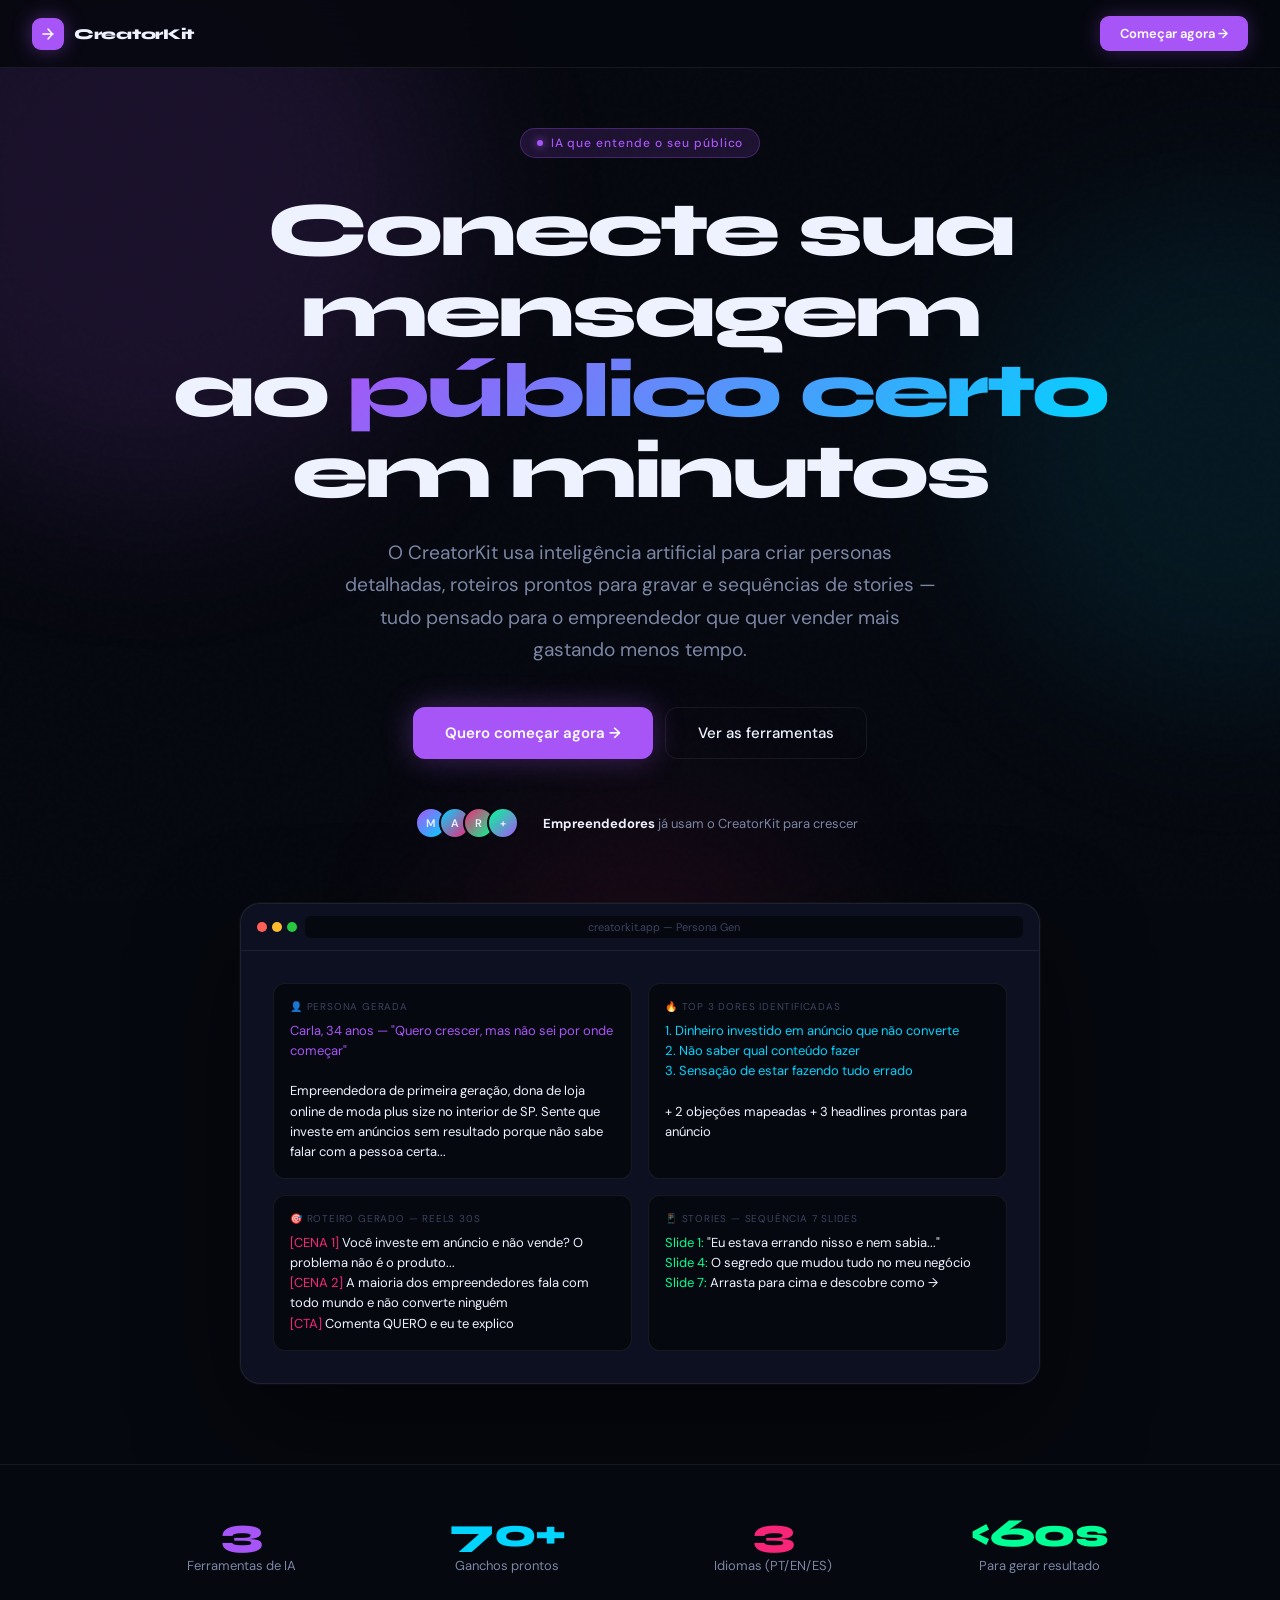
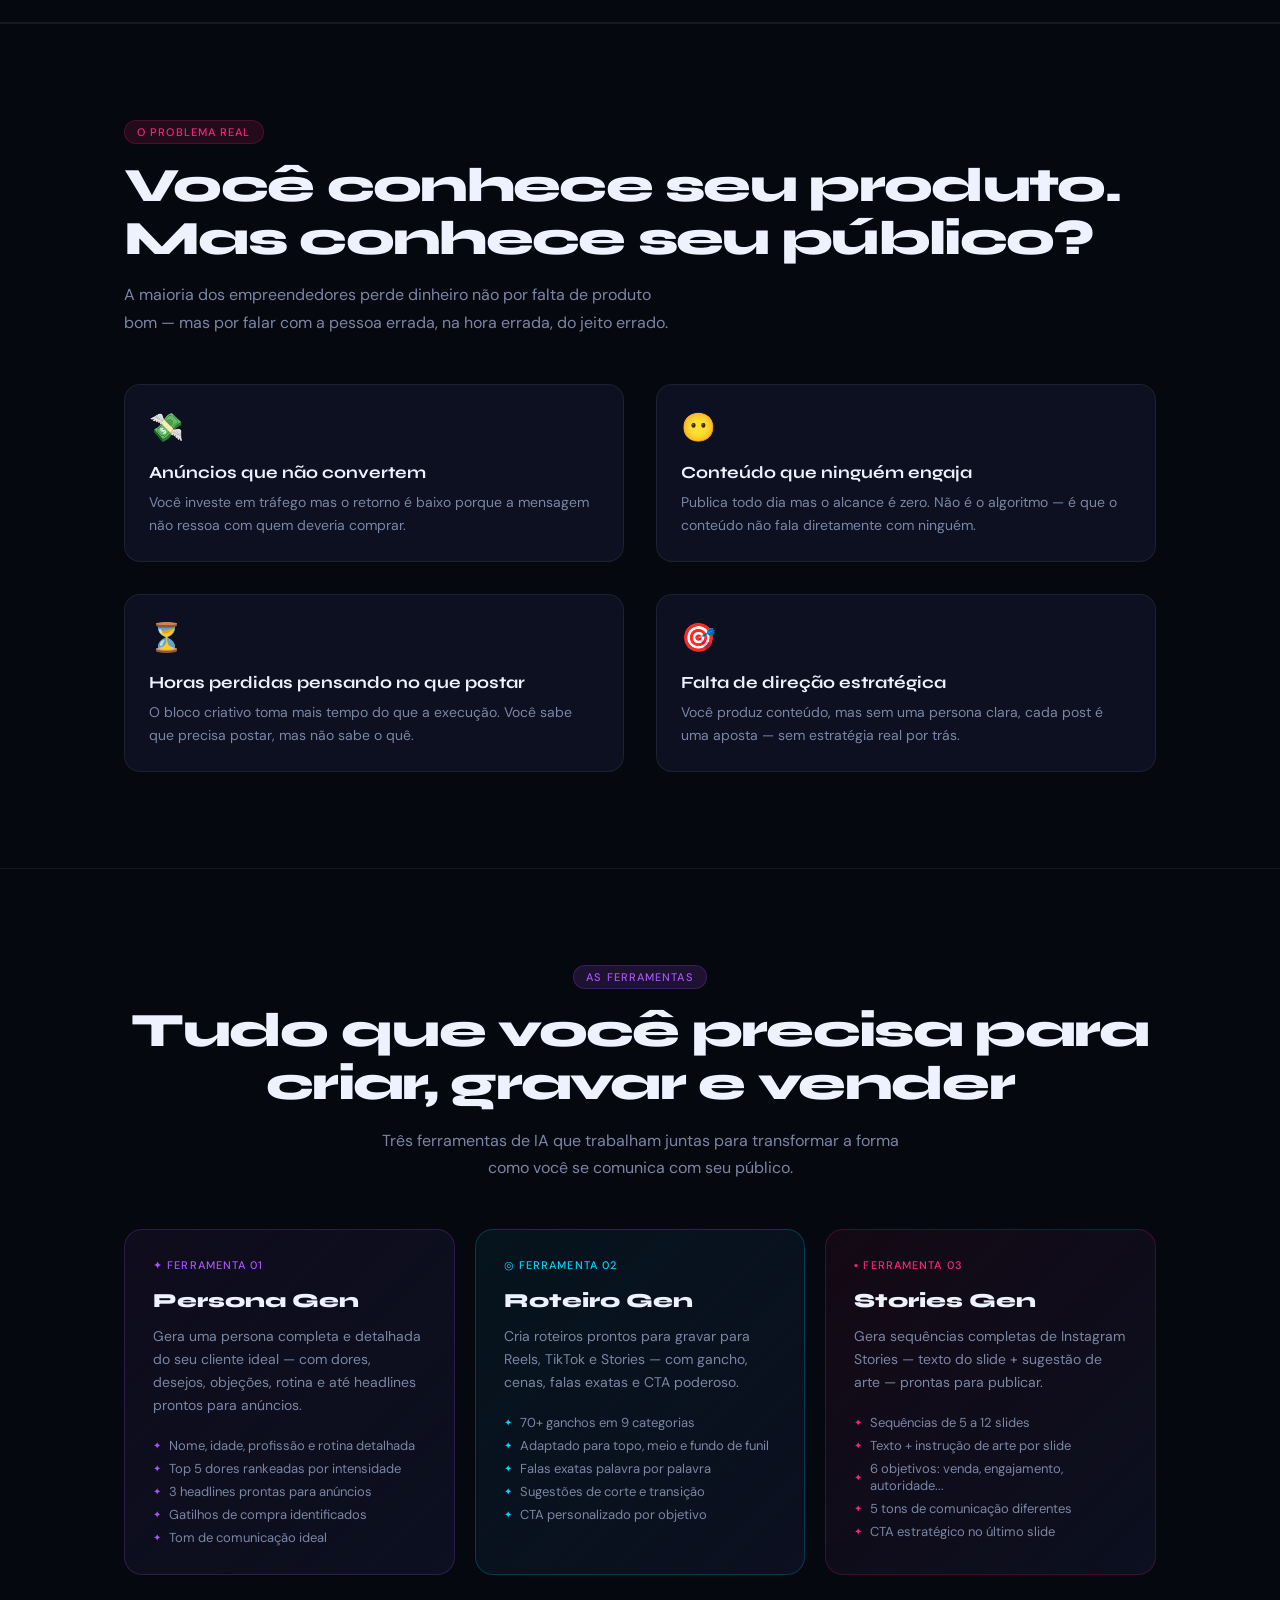
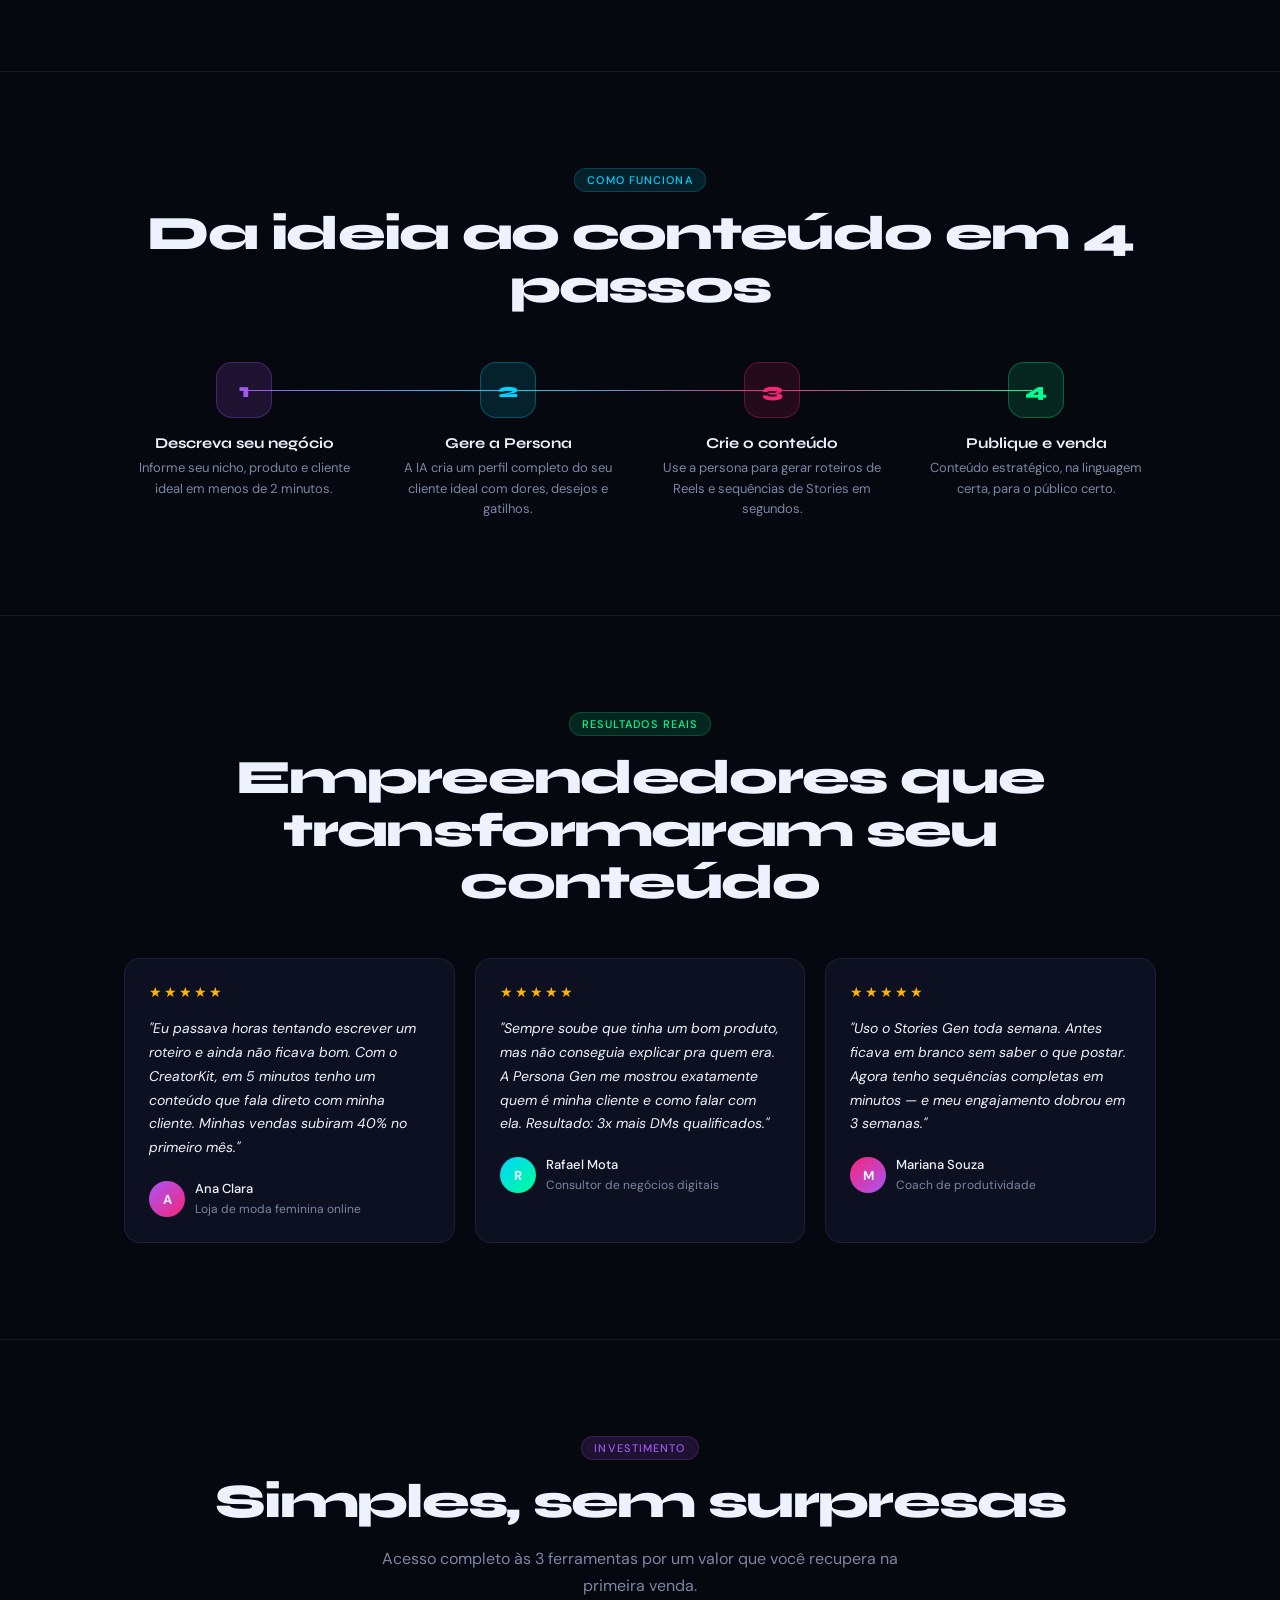
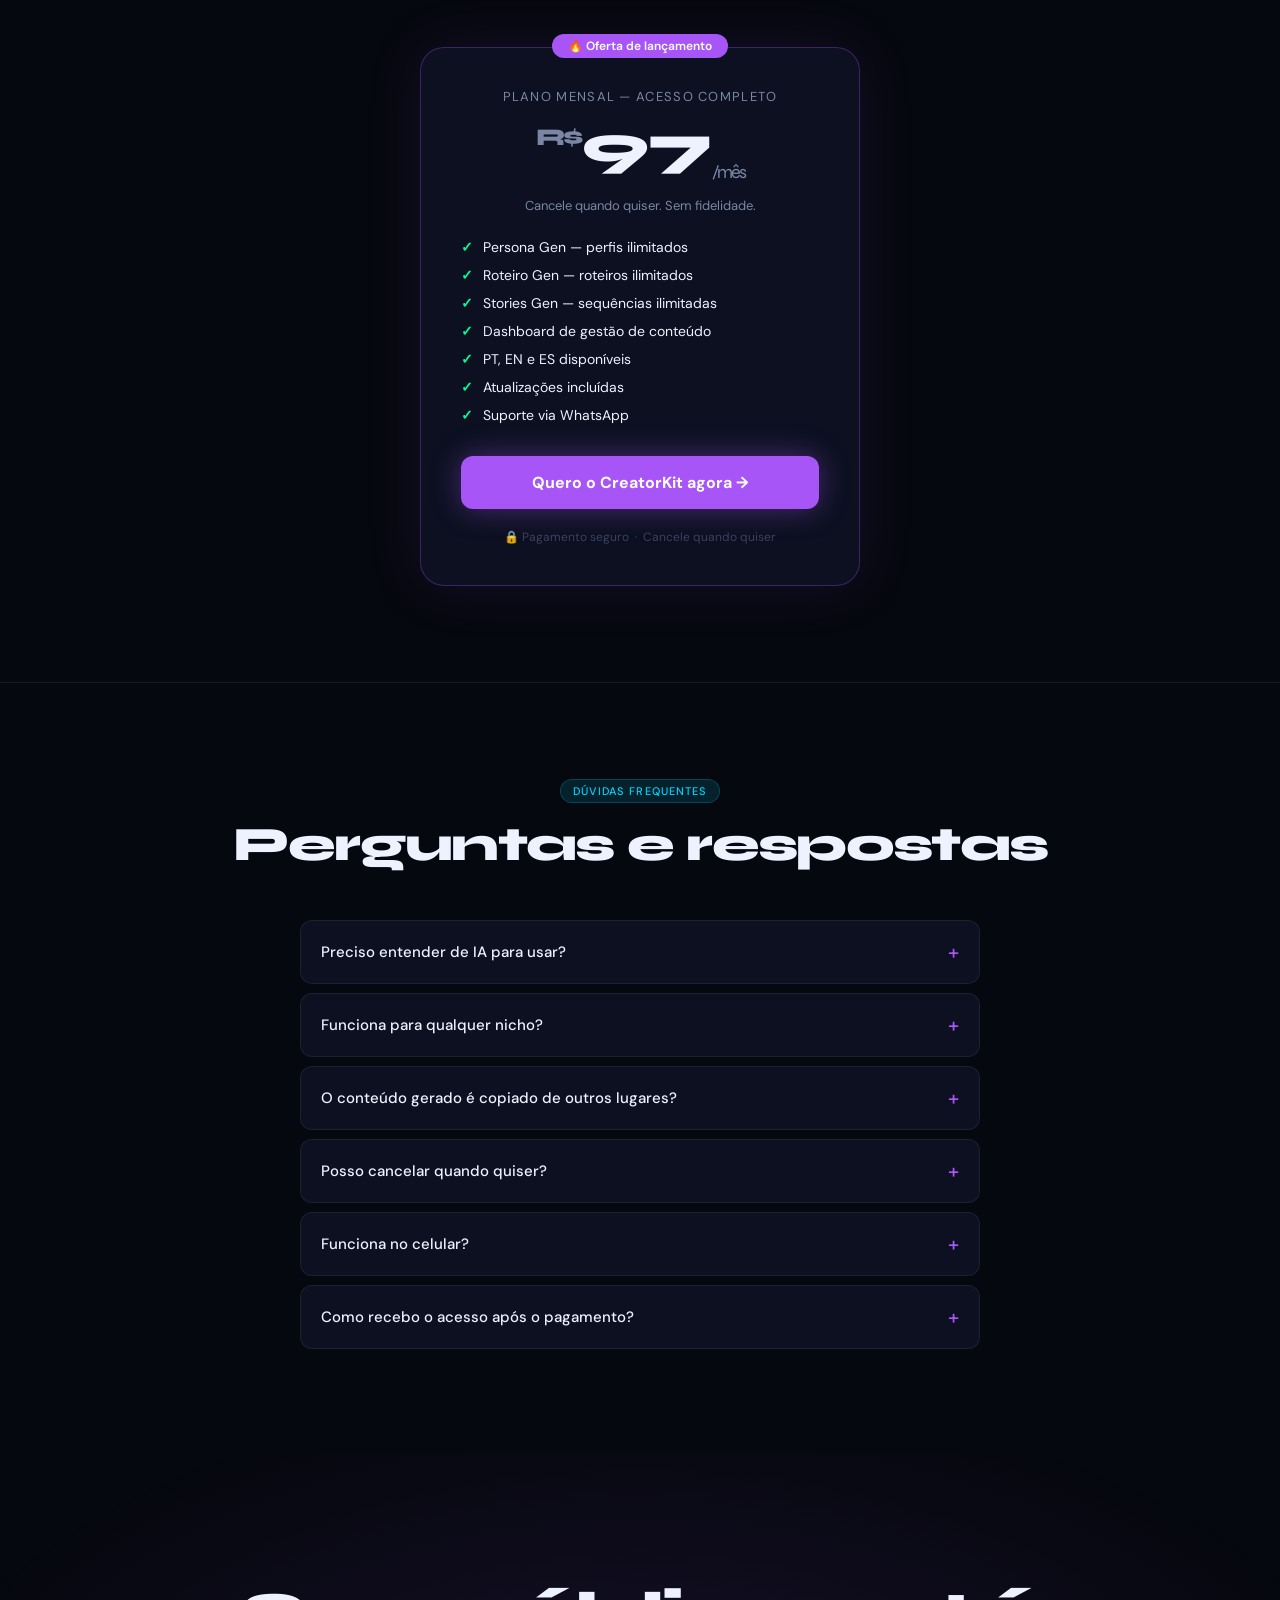
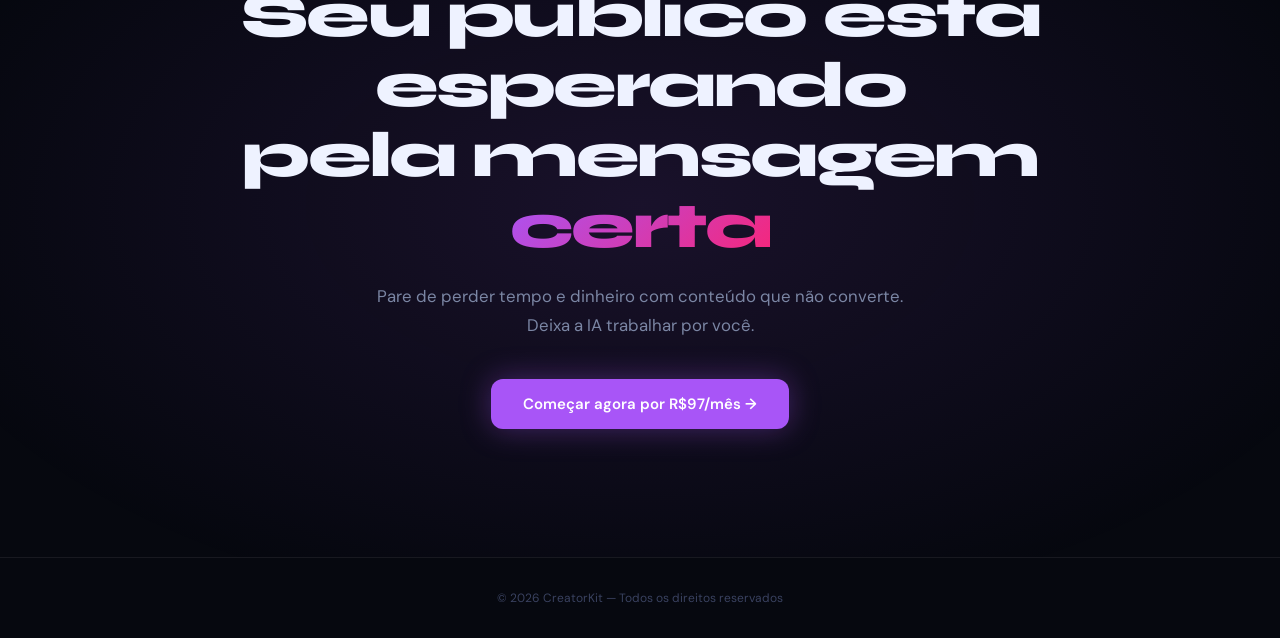
<file: index.html.html>
<!DOCTYPE html>
<html lang="pt-BR">
<head>
<meta charset="UTF-8">
<meta name="viewport" content="width=device-width,initial-scale=1">
<title>CreatorKit — A IA que Conhece Seu Público Melhor Que Você</title>
<meta name="description" content="Crie personas, roteiros e stories com IA em minutos. Para empreendedores que querem atingir o público certo e vender mais.">
<link href="https://fonts.googleapis.com/css2?family=Syne:wght@700;800;900&family=DM+Sans:ital,wght@0,300;0,400;0,500;1,300&display=swap" rel="stylesheet">
<style>
:root{
  --bg:#06080F;
  --surf:#0C1020;
  --surf2:#111827;
  --bd:rgba(255,255,255,0.07);
  --tx:#EEF2FF;
  --tx2:#7B86A4;
  --tx3:#3A4260;
  --ac1:#A855F7;
  --ac2:#00D4FF;
  --ac3:#F72578;
  --ac4:#00FF94;
  --ac1g:rgba(168,85,247,0.15);
  --ac2g:rgba(0,212,255,0.12);
  --ac3g:rgba(247,37,120,0.12);
  --ac4g:rgba(0,255,148,0.12);
}
*{box-sizing:border-box;margin:0;padding:0}
html{scroll-behavior:smooth}
body{background:var(--bg);color:var(--tx);font-family:'DM Sans',sans-serif;overflow-x:hidden;-webkit-font-smoothing:antialiased}

/* ── NOISE TEXTURE ── */
body::before{content:'';position:fixed;inset:0;background-image:url("data:image/svg+xml,%3Csvg viewBox='0 0 200 200' xmlns='http://www.w3.org/2000/svg'%3E%3Cfilter id='n'%3E%3CfeTurbulence type='fractalNoise' baseFrequency='0.9' numOctaves='4' stitchTiles='stitch'/%3E%3C/filter%3E%3Crect width='100%25' height='100%25' filter='url(%23n)' opacity='0.03'/%3E%3C/svg%3E");pointer-events:none;z-index:0;opacity:.4}

/* ── GLOW ORBS ── */
.orb{position:absolute;border-radius:50%;filter:blur(80px);pointer-events:none;z-index:0}
.orb1{width:600px;height:600px;background:rgba(168,85,247,0.12);top:-100px;left:-150px}
.orb2{width:500px;height:500px;background:rgba(0,212,255,0.08);top:200px;right:-200px}
.orb3{width:400px;height:400px;background:rgba(247,37,120,0.08);top:800px;left:50%;transform:translateX(-50%)}

/* ── NAV ── */
nav{position:fixed;top:0;left:0;right:0;z-index:100;padding:1rem 2rem;display:flex;justify-content:space-between;align-items:center;border-bottom:1px solid var(--bd);background:rgba(6,8,15,0.85);backdrop-filter:blur(20px)}
.nav-logo{display:flex;align-items:center;gap:10px}
.nav-mark{width:32px;height:32px;border-radius:9px;background:var(--ac1);display:flex;align-items:center;justify-content:center;box-shadow:0 0 20px rgba(168,85,247,0.4)}
.nav-name{font-family:'Syne',sans-serif;font-size:15px;font-weight:800;letter-spacing:-.02em}
.nav-cta{padding:9px 20px;background:var(--ac1);color:#fff;border:none;border-radius:9px;font-size:13px;font-weight:600;cursor:pointer;font-family:'DM Sans',sans-serif;text-decoration:none;box-shadow:0 0 20px rgba(168,85,247,0.3);transition:all .2s}
.nav-cta:hover{transform:translateY(-1px);box-shadow:0 6px 24px rgba(168,85,247,0.4)}

/* ── SECTIONS ── */
section{position:relative;z-index:1}
.container{max-width:1080px;margin:0 auto;padding:0 1.5rem}

/* ── HERO ── */
.hero{min-height:100vh;display:flex;align-items:center;padding:8rem 0 5rem;text-align:center;overflow:hidden}
.hero-inner{position:relative;z-index:1;width:100%}
.hero-badge{display:inline-flex;align-items:center;gap:8px;padding:6px 16px;border:1px solid rgba(168,85,247,0.3);border-radius:99px;background:var(--ac1g);font-size:12px;color:var(--ac1);font-weight:500;letter-spacing:.08em;margin-bottom:2rem;animation:fadeUp .6s ease both}
.hero-badge span{width:6px;height:6px;border-radius:50%;background:var(--ac1);box-shadow:0 0 8px var(--ac1);animation:pulse 2s infinite}
@keyframes pulse{0%,100%{opacity:1}50%{opacity:.4}}
.hero h1{font-family:'Syne',sans-serif;font-size:clamp(2.8rem,6vw,5rem);font-weight:900;letter-spacing:-.04em;line-height:1.05;margin-bottom:1.5rem;animation:fadeUp .6s .1s ease both}
.hero h1 em{font-style:normal;background:linear-gradient(135deg,var(--ac1),var(--ac2));-webkit-background-clip:text;-webkit-text-fill-color:transparent;background-clip:text}
.hero-sub{font-size:clamp(1rem,2vw,1.2rem);color:var(--tx2);max-width:600px;margin:0 auto 2.5rem;line-height:1.7;animation:fadeUp .6s .2s ease both}
.hero-ctas{display:flex;gap:12px;justify-content:center;flex-wrap:wrap;animation:fadeUp .6s .3s ease both}
.btn-main{padding:15px 32px;background:var(--ac1);color:#fff;border:none;border-radius:12px;font-size:15px;font-weight:600;cursor:pointer;font-family:'DM Sans',sans-serif;text-decoration:none;box-shadow:0 0 30px rgba(168,85,247,0.35);transition:all .2s;display:inline-flex;align-items:center;gap:8px}
.btn-main:hover{transform:translateY(-2px);box-shadow:0 8px 32px rgba(168,85,247,0.5)}
.btn-sec{padding:15px 32px;background:transparent;color:var(--tx);border:1px solid var(--bd);border-radius:12px;font-size:15px;font-weight:500;cursor:pointer;font-family:'DM Sans',sans-serif;text-decoration:none;transition:all .2s}
.btn-sec:hover{border-color:rgba(168,85,247,0.4);background:var(--ac1g)}
.hero-proof{margin-top:3rem;display:flex;align-items:center;justify-content:center;gap:1.5rem;flex-wrap:wrap;animation:fadeUp .6s .4s ease both}
.proof-ava{display:flex}
.proof-ava img,.ava-circle{width:32px;height:32px;border-radius:50%;border:2px solid var(--bg);margin-left:-8px}
.ava-circle{background:linear-gradient(135deg,var(--ac1),var(--ac2));display:flex;align-items:center;justify-content:center;font-size:11px;font-weight:600}
.proof-txt{font-size:13px;color:var(--tx2)}
.proof-txt b{color:var(--tx)}
.hero-demo{margin-top:4rem;position:relative;animation:fadeUp .6s .5s ease both}
.demo-frame{background:var(--surf);border:1px solid var(--bd);border-radius:20px;overflow:hidden;max-width:800px;margin:0 auto;box-shadow:0 40px 100px rgba(0,0,0,0.5),0 0 0 1px rgba(255,255,255,0.04)}
.demo-bar{padding:.75rem 1rem;border-bottom:1px solid var(--bd);display:flex;align-items:center;gap:8px}
.demo-dots{display:flex;gap:5px}
.demo-dot{width:10px;height:10px;border-radius:50%}
.demo-url{flex:1;background:var(--bg);border-radius:6px;padding:4px 12px;font-size:11px;color:var(--tx3);text-align:center}
.demo-inner{padding:2rem;display:grid;grid-template-columns:1fr 1fr;gap:1rem;text-align:left}
.demo-card{background:var(--bg);border:1px solid var(--bd);border-radius:12px;padding:1rem}
.demo-card-label{font-size:10px;color:var(--tx3);letter-spacing:.08em;text-transform:uppercase;margin-bottom:.5rem}
.demo-card-val{font-size:13px;color:var(--tx);line-height:1.55}
.demo-card-val em{font-style:normal;color:var(--ac1)}
.demo-card-val.cyan em{color:var(--ac2)}
.demo-card-val.pink em{color:var(--ac3)}
.demo-card-val.green em{color:var(--ac4)}

/* ── SECTION HEADERS ── */
.sec-badge{display:inline-block;padding:4px 12px;border-radius:99px;font-size:11px;font-weight:500;letter-spacing:.1em;text-transform:uppercase;margin-bottom:1rem}
.sec-badge.purple{background:var(--ac1g);color:var(--ac1);border:1px solid rgba(168,85,247,0.2)}
.sec-badge.cyan{background:var(--ac2g);color:var(--ac2);border:1px solid rgba(0,212,255,0.2)}
.sec-badge.pink{background:var(--ac3g);color:var(--ac3);border:1px solid rgba(247,37,120,0.2)}
.sec-badge.green{background:var(--ac4g);color:var(--ac4);border:1px solid rgba(0,255,148,0.2)}
.sec-h{font-family:'Syne',sans-serif;font-size:clamp(2rem,4vw,3rem);font-weight:800;letter-spacing:-.035em;line-height:1.1;margin-bottom:1rem}
.sec-sub{font-size:1rem;color:var(--tx2);line-height:1.7;max-width:560px}

/* ── PROBLEM ── */
.problem{padding:6rem 0;border-top:1px solid var(--bd)}
.problem-grid{display:grid;grid-template-columns:1fr 1fr;gap:2rem;margin-top:3rem}
.prob-card{background:var(--surf);border:1px solid var(--bd);border-radius:16px;padding:1.5rem}
.prob-ico{font-size:28px;margin-bottom:1rem}
.prob-card h3{font-family:'Syne',sans-serif;font-size:17px;font-weight:700;margin-bottom:.5rem}
.prob-card p{font-size:14px;color:var(--tx2);line-height:1.65}

/* ── TOOLS ── */
.tools{padding:6rem 0;border-top:1px solid var(--bd)}
.tools-grid{display:grid;grid-template-columns:repeat(3,1fr);gap:1.25rem;margin-top:3rem}
.tool-card{border-radius:18px;padding:1.75rem;border:1px solid var(--bd);background:var(--surf);transition:transform .2s}
.tool-card:hover{transform:translateY(-4px)}
.tool-card.t1{border-color:rgba(168,85,247,0.2);background:linear-gradient(135deg,rgba(168,85,247,0.06),var(--surf))}
.tool-card.t2{border-color:rgba(0,212,255,0.2);background:linear-gradient(135deg,rgba(0,212,255,0.06),var(--surf))}
.tool-card.t3{border-color:rgba(247,37,120,0.2);background:linear-gradient(135deg,rgba(247,37,120,0.06),var(--surf))}
.tool-num{font-size:11px;font-weight:500;letter-spacing:.1em;margin-bottom:1rem}
.t1 .tool-num{color:var(--ac1)}.t2 .tool-num{color:var(--ac2)}.t3 .tool-num{color:var(--ac3)}
.tool-card h3{font-family:'Syne',sans-serif;font-size:20px;font-weight:800;margin-bottom:.75rem}
.tool-card p{font-size:14px;color:var(--tx2);line-height:1.65;margin-bottom:1.25rem}
.tool-feats{display:flex;flex-direction:column;gap:6px}
.tool-feat{display:flex;align-items:center;gap:8px;font-size:13px;color:var(--tx2)}
.tool-feat::before{content:'✦';font-size:10px}
.t1 .tool-feat::before{color:var(--ac1)}.t2 .tool-feat::before{color:var(--ac2)}.t3 .tool-feat::before{color:var(--ac3)}

/* ── HOW IT WORKS ── */
.how{padding:6rem 0;border-top:1px solid var(--bd);text-align:center}
.steps{display:grid;grid-template-columns:repeat(4,1fr);gap:1.5rem;margin-top:3rem;position:relative}
.steps::before{content:'';position:absolute;top:28px;left:12%;right:12%;height:1px;background:linear-gradient(90deg,var(--ac1),var(--ac2),var(--ac3),var(--ac4));z-index:0}
.step-item{position:relative;z-index:1}
.step-num{width:56px;height:56px;border-radius:16px;display:flex;align-items:center;justify-content:center;font-family:'Syne',sans-serif;font-size:20px;font-weight:800;margin:0 auto 1rem;border:1px solid}
.step-item:nth-child(1) .step-num{background:var(--ac1g);border-color:rgba(168,85,247,0.3);color:var(--ac1)}
.step-item:nth-child(2) .step-num{background:var(--ac2g);border-color:rgba(0,212,255,0.3);color:var(--ac2)}
.step-item:nth-child(3) .step-num{background:var(--ac3g);border-color:rgba(247,37,120,0.3);color:var(--ac3)}
.step-item:nth-child(4) .step-num{background:var(--ac4g);border-color:rgba(0,255,148,0.3);color:var(--ac4)}
.step-item h4{font-family:'Syne',sans-serif;font-size:15px;font-weight:700;margin-bottom:.4rem}
.step-item p{font-size:13px;color:var(--tx2);line-height:1.55}

/* ── SOCIAL PROOF ── */
.proof{padding:6rem 0;border-top:1px solid var(--bd)}
.proof-grid{display:grid;grid-template-columns:repeat(3,1fr);gap:1.25rem;margin-top:3rem}
.proof-card{background:var(--surf);border:1px solid var(--bd);border-radius:16px;padding:1.5rem}
.proof-stars{color:#FFB400;font-size:14px;margin-bottom:1rem;letter-spacing:2px}
.proof-text{font-size:14px;color:var(--tx);line-height:1.7;margin-bottom:1.25rem;font-style:italic}
.proof-author{display:flex;align-items:center;gap:10px}
.proof-av{width:36px;height:36px;border-radius:50%;display:flex;align-items:center;justify-content:center;font-size:13px;font-weight:700;flex-shrink:0}
.proof-info b{display:block;font-size:13px;font-weight:500}
.proof-info span{font-size:12px;color:var(--tx2)}

/* ── PRICING ── */
.pricing{padding:6rem 0;border-top:1px solid var(--bd);text-align:center}
.price-box{max-width:440px;margin:3rem auto 0;background:var(--surf);border:1px solid rgba(168,85,247,0.3);border-radius:24px;padding:2.5rem;position:relative;box-shadow:0 0 60px rgba(168,85,247,0.1)}
.price-pop{position:absolute;top:-14px;left:50%;transform:translateX(-50%);background:var(--ac1);color:#fff;padding:4px 16px;border-radius:99px;font-size:12px;font-weight:600;white-space:nowrap}
.price-name{font-size:13px;color:var(--tx2);letter-spacing:.1em;text-transform:uppercase;margin-bottom:.75rem}
.price-val{font-family:'Syne',sans-serif;font-size:58px;font-weight:900;letter-spacing:-.04em;line-height:1;color:var(--tx)}
.price-val sup{font-size:24px;vertical-align:super;color:var(--tx2)}
.price-val sub{font-size:18px;color:var(--tx2);font-weight:400}
.price-desc{font-size:13px;color:var(--tx2);margin:1rem 0 1.5rem}
.price-feats{text-align:left;display:flex;flex-direction:column;gap:10px;margin-bottom:2rem}
.price-feat{display:flex;align-items:center;gap:10px;font-size:14px}
.price-feat::before{content:'✓';color:var(--ac4);font-weight:700;flex-shrink:0}
.price-feat.no{color:var(--tx2)}.price-feat.no::before{content:'✕';color:var(--tx3)}
.price-cta{width:100%;padding:16px;background:var(--ac1);color:#fff;border:none;border-radius:12px;font-size:16px;font-weight:700;cursor:pointer;font-family:'DM Sans',sans-serif;text-decoration:none;display:block;text-align:center;box-shadow:0 0 30px rgba(168,85,247,0.4);transition:all .2s}
.price-cta:hover{transform:translateY(-2px);box-shadow:0 8px 32px rgba(168,85,247,0.5)}
.price-guarantee{margin-top:1.25rem;font-size:12px;color:var(--tx3);display:flex;align-items:center;justify-content:center;gap:6px}

/* ── FAQ ── */
.faq{padding:6rem 0;border-top:1px solid var(--bd)}
.faq-list{max-width:680px;margin:3rem auto 0;display:flex;flex-direction:column;gap:1px}
.faq-item{border:1px solid var(--bd);border-radius:12px;overflow:hidden;margin-bottom:8px;background:var(--surf)}
.faq-q{padding:1.125rem 1.25rem;font-size:15px;font-weight:500;cursor:pointer;display:flex;justify-content:space-between;align-items:center;gap:1rem;user-select:none}
.faq-q::after{content:'+';font-size:20px;color:var(--ac1);flex-shrink:0;transition:transform .2s}
.faq-item.open .faq-q::after{transform:rotate(45deg)}
.faq-a{font-size:14px;color:var(--tx2);line-height:1.7;max-height:0;overflow:hidden;transition:max-height .3s ease,padding .3s}
.faq-item.open .faq-a{max-height:300px;padding:0 1.25rem 1.25rem}

/* ── CTA FINAL ── */
.cta-final{padding:8rem 0;text-align:center;position:relative;overflow:hidden}
.cta-final::before{content:'';position:absolute;inset:0;background:radial-gradient(ellipse 60% 60% at 50% 50%,rgba(168,85,247,0.12),transparent);pointer-events:none}
.cta-final h2{font-family:'Syne',sans-serif;font-size:clamp(2.2rem,5vw,4rem);font-weight:900;letter-spacing:-.04em;line-height:1.1;margin-bottom:1.25rem}
.cta-final h2 em{font-style:normal;background:linear-gradient(135deg,var(--ac1),var(--ac3));-webkit-background-clip:text;-webkit-text-fill-color:transparent;background-clip:text}
.cta-final p{font-size:1.05rem;color:var(--tx2);margin-bottom:2.5rem;line-height:1.7}

/* ── FOOTER ── */
footer{padding:2rem;border-top:1px solid var(--bd);text-align:center;font-size:12px;color:var(--tx3)}

/* ── STATS BAR ── */
.stats-bar{padding:3rem 0;border-top:1px solid var(--bd);border-bottom:1px solid var(--bd)}
.stats-row{display:grid;grid-template-columns:repeat(4,1fr);gap:2rem;text-align:center}
.stat-n{font-family:'Syne',sans-serif;font-size:2.5rem;font-weight:900;letter-spacing:-.04em;line-height:1}
.stat-l{font-size:13px;color:var(--tx2);margin-top:4px}

/* ── ANIMATIONS ── */
@keyframes fadeUp{from{opacity:0;transform:translateY(20px)}to{opacity:1;transform:translateY(0)}}
.reveal{opacity:0;transform:translateY(24px);transition:opacity .6s ease,transform .6s ease}
.reveal.on{opacity:1;transform:translateY(0)}

/* ── RESPONSIVE ── */
@media(max-width:768px){
  nav{padding:.875rem 1.25rem}
  .problem-grid,.tools-grid,.proof-grid{grid-template-columns:1fr}
  .steps{grid-template-columns:1fr 1fr}
  .steps::before{display:none}
  .stats-row{grid-template-columns:1fr 1fr}
  .demo-inner{grid-template-columns:1fr}
  .hero h1{font-size:2.5rem}
}
@media(max-width:480px){
  .steps{grid-template-columns:1fr}
  .stats-row{grid-template-columns:1fr 1fr}
}
</style>
</head>
<body>

<!-- ORBS -->
<div class="orb orb1"></div>
<div class="orb orb2"></div>
<div class="orb orb3"></div>

<!-- NAV -->
<nav>
  <div class="nav-logo">
    <div class="nav-mark">
      <svg width="16" height="16" viewBox="0 0 16 16" fill="none"><path d="M3 8h10M8 3l4.5 5-4.5 5" stroke="#fff" stroke-width="1.5" stroke-linecap="round" stroke-linejoin="round"/></svg>
    </div>
    <span class="nav-name">CreatorKit</span>
  </div>
  <a href="https://pay.kiwify.com.br/bFsAdh6" class="nav-cta">Começar agora →</a>
</nav>

<!-- HERO -->
<section class="hero">
  <div class="container hero-inner">
    <div class="hero-badge">
      <span></span>
      IA que entende o seu público
    </div>
    <h1>
      Conecte sua mensagem<br>
      ao <em>público certo</em><br>
      em minutos
    </h1>
    <p class="hero-sub">
      O CreatorKit usa inteligência artificial para criar personas detalhadas, roteiros prontos para gravar e sequências de stories — tudo pensado para o empreendedor que quer vender mais gastando menos tempo.
    </p>
    <div class="hero-ctas">
      <a href="#pricing" class="btn-main">Quero começar agora →</a>
      <a href="#tools" class="btn-sec">Ver as ferramentas</a>
    </div>
    <div class="hero-proof">
      <div class="proof-ava">
        <div class="ava-circle">M</div>
        <div class="ava-circle" style="background:linear-gradient(135deg,var(--ac2),var(--ac3))">A</div>
        <div class="ava-circle" style="background:linear-gradient(135deg,var(--ac3),var(--ac4))">R</div>
        <div class="ava-circle" style="background:linear-gradient(135deg,var(--ac4),var(--ac1))">+</div>
      </div>
      <p class="proof-txt"><b>Empreendedores</b> já usam o CreatorKit para crescer</p>
    </div>

    <!-- DEMO MOCKUP -->
    <div class="hero-demo">
      <div class="demo-frame">
        <div class="demo-bar">
          <div class="demo-dots">
            <div class="demo-dot" style="background:#FF5F57"></div>
            <div class="demo-dot" style="background:#FFBD2E"></div>
            <div class="demo-dot" style="background:#28C840"></div>
          </div>
          <div class="demo-url">creatorkit.app — Persona Gen</div>
        </div>
        <div class="demo-inner">
          <div class="demo-card">
            <div class="demo-card-label">👤 Persona gerada</div>
            <div class="demo-card-val"><em>Carla, 34 anos — "Quero crescer, mas não sei por onde começar"</em><br><br>Empreendedora de primeira geração, dona de loja online de moda plus size no interior de SP. Sente que investe em anúncios sem resultado porque não sabe falar com a pessoa certa...</div>
          </div>
          <div class="demo-card">
            <div class="demo-card-label">🔥 Top 3 dores identificadas</div>
            <div class="demo-card-val cyan"><em>1. Dinheiro investido em anúncio que não converte</em><br><em>2. Não saber qual conteúdo fazer</em><br><em>3. Sensação de estar fazendo tudo errado</em><br><br>+ 2 objeções mapeadas + 3 headlines prontas para anúncio</div>
          </div>
          <div class="demo-card">
            <div class="demo-card-label">🎯 Roteiro gerado — Reels 30s</div>
            <div class="demo-card-val pink"><em>[CENA 1]</em> Você investe em anúncio e não vende? O problema não é o produto...<br><em>[CENA 2]</em> A maioria dos empreendedores fala com todo mundo e não converte ninguém<br><em>[CTA]</em> Comenta QUERO e eu te explico</div>
          </div>
          <div class="demo-card">
            <div class="demo-card-label">📱 Stories — Sequência 7 slides</div>
            <div class="demo-card-val green"><em>Slide 1:</em> "Eu estava errando nisso e nem sabia..."<br><em>Slide 4:</em> O segredo que mudou tudo no meu negócio<br><em>Slide 7:</em> Arrasta para cima e descobre como →</div>
          </div>
        </div>
      </div>
    </div>
  </div>
</section>

<!-- STATS -->
<section class="stats-bar">
  <div class="container">
    <div class="stats-row reveal">
      <div><div class="stat-n" style="color:var(--ac1)">3</div><div class="stat-l">Ferramentas de IA</div></div>
      <div><div class="stat-n" style="color:var(--ac2)">70+</div><div class="stat-l">Ganchos prontos</div></div>
      <div><div class="stat-n" style="color:var(--ac3)">3</div><div class="stat-l">Idiomas (PT/EN/ES)</div></div>
      <div><div class="stat-n" style="color:var(--ac4)">&lt;60s</div><div class="stat-l">Para gerar resultado</div></div>
    </div>
  </div>
</section>

<!-- PROBLEM -->
<section class="problem">
  <div class="container">
    <div class="reveal">
      <div class="sec-badge pink">O problema real</div>
      <h2 class="sec-h">Você conhece seu produto.<br>Mas conhece seu público?</h2>
      <p class="sec-sub">A maioria dos empreendedores perde dinheiro não por falta de produto bom — mas por falar com a pessoa errada, na hora errada, do jeito errado.</p>
    </div>
    <div class="problem-grid reveal">
      <div class="prob-card">
        <div class="prob-ico">💸</div>
        <h3>Anúncios que não convertem</h3>
        <p>Você investe em tráfego mas o retorno é baixo porque a mensagem não ressoa com quem deveria comprar.</p>
      </div>
      <div class="prob-card">
        <div class="prob-ico">😶</div>
        <h3>Conteúdo que ninguém engaja</h3>
        <p>Publica todo dia mas o alcance é zero. Não é o algoritmo — é que o conteúdo não fala diretamente com ninguém.</p>
      </div>
      <div class="prob-card">
        <div class="prob-ico">⏳</div>
        <h3>Horas perdidas pensando no que postar</h3>
        <p>O bloco criativo toma mais tempo do que a execução. Você sabe que precisa postar, mas não sabe o quê.</p>
      </div>
      <div class="prob-card">
        <div class="prob-ico">🎯</div>
        <h3>Falta de direção estratégica</h3>
        <p>Você produz conteúdo, mas sem uma persona clara, cada post é uma aposta — sem estratégia real por trás.</p>
      </div>
    </div>
  </div>
</section>

<!-- TOOLS -->
<section class="tools" id="tools">
  <div class="container">
    <div class="reveal" style="text-align:center">
      <div class="sec-badge purple">As ferramentas</div>
      <h2 class="sec-h">Tudo que você precisa para<br>criar, gravar e vender</h2>
      <p class="sec-sub" style="margin:0 auto">Três ferramentas de IA que trabalham juntas para transformar a forma como você se comunica com seu público.</p>
    </div>
    <div class="tools-grid reveal">
      <div class="tool-card t1">
        <div class="tool-num">✦ FERRAMENTA 01</div>
        <h3>Persona Gen</h3>
        <p>Gera uma persona completa e detalhada do seu cliente ideal — com dores, desejos, objeções, rotina e até headlines prontos para anúncios.</p>
        <div class="tool-feats">
          <div class="tool-feat">Nome, idade, profissão e rotina detalhada</div>
          <div class="tool-feat">Top 5 dores rankeadas por intensidade</div>
          <div class="tool-feat">3 headlines prontas para anúncios</div>
          <div class="tool-feat">Gatilhos de compra identificados</div>
          <div class="tool-feat">Tom de comunicação ideal</div>
        </div>
      </div>
      <div class="tool-card t2">
        <div class="tool-num">◎ FERRAMENTA 02</div>
        <h3>Roteiro Gen</h3>
        <p>Cria roteiros prontos para gravar para Reels, TikTok e Stories — com gancho, cenas, falas exatas e CTA poderoso.</p>
        <div class="tool-feats">
          <div class="tool-feat">70+ ganchos em 9 categorias</div>
          <div class="tool-feat">Adaptado para topo, meio e fundo de funil</div>
          <div class="tool-feat">Falas exatas palavra por palavra</div>
          <div class="tool-feat">Sugestões de corte e transição</div>
          <div class="tool-feat">CTA personalizado por objetivo</div>
        </div>
      </div>
      <div class="tool-card t3">
        <div class="tool-num">▪ FERRAMENTA 03</div>
        <h3>Stories Gen</h3>
        <p>Gera sequências completas de Instagram Stories — texto do slide + sugestão de arte — prontas para publicar.</p>
        <div class="tool-feats">
          <div class="tool-feat">Sequências de 5 a 12 slides</div>
          <div class="tool-feat">Texto + instrução de arte por slide</div>
          <div class="tool-feat">6 objetivos: venda, engajamento, autoridade...</div>
          <div class="tool-feat">5 tons de comunicação diferentes</div>
          <div class="tool-feat">CTA estratégico no último slide</div>
        </div>
      </div>
    </div>
  </div>
</section>

<!-- HOW IT WORKS -->
<section class="how">
  <div class="container">
    <div class="reveal">
      <div class="sec-badge cyan">Como funciona</div>
      <h2 class="sec-h">Da ideia ao conteúdo em 4 passos</h2>
    </div>
    <div class="steps reveal">
      <div class="step-item">
        <div class="step-num">1</div>
        <h4>Descreva seu negócio</h4>
        <p>Informe seu nicho, produto e cliente ideal em menos de 2 minutos.</p>
      </div>
      <div class="step-item">
        <div class="step-num">2</div>
        <h4>Gere a Persona</h4>
        <p>A IA cria um perfil completo do seu cliente ideal com dores, desejos e gatilhos.</p>
      </div>
      <div class="step-item">
        <div class="step-num">3</div>
        <h4>Crie o conteúdo</h4>
        <p>Use a persona para gerar roteiros de Reels e sequências de Stories em segundos.</p>
      </div>
      <div class="step-item">
        <div class="step-num">4</div>
        <h4>Publique e venda</h4>
        <p>Conteúdo estratégico, na linguagem certa, para o público certo.</p>
      </div>
    </div>
  </div>
</section>

<!-- SOCIAL PROOF -->
<section class="proof">
  <div class="container">
    <div class="reveal" style="text-align:center">
      <div class="sec-badge green">Resultados reais</div>
      <h2 class="sec-h">Empreendedores que<br>transformaram seu conteúdo</h2>
    </div>
    <div class="proof-grid reveal">
      <div class="proof-card">
        <div class="proof-stars">★★★★★</div>
        <p class="proof-text">"Eu passava horas tentando escrever um roteiro e ainda não ficava bom. Com o CreatorKit, em 5 minutos tenho um conteúdo que fala direto com minha cliente. Minhas vendas subiram 40% no primeiro mês."</p>
        <div class="proof-author">
          <div class="proof-av" style="background:linear-gradient(135deg,var(--ac1),var(--ac3))">A</div>
          <div class="proof-info"><b>Ana Clara</b><span>Loja de moda feminina online</span></div>
        </div>
      </div>
      <div class="proof-card">
        <div class="proof-stars">★★★★★</div>
        <p class="proof-text">"Sempre soube que tinha um bom produto, mas não conseguia explicar pra quem era. A Persona Gen me mostrou exatamente quem é minha cliente e como falar com ela. Resultado: 3x mais DMs qualificados."</p>
        <div class="proof-author">
          <div class="proof-av" style="background:linear-gradient(135deg,var(--ac2),var(--ac4))">R</div>
          <div class="proof-info"><b>Rafael Mota</b><span>Consultor de negócios digitais</span></div>
        </div>
      </div>
      <div class="proof-card">
        <div class="proof-stars">★★★★★</div>
        <p class="proof-text">"Uso o Stories Gen toda semana. Antes ficava em branco sem saber o que postar. Agora tenho sequências completas em minutos — e meu engajamento dobrou em 3 semanas."</p>
        <div class="proof-author">
          <div class="proof-av" style="background:linear-gradient(135deg,var(--ac3),var(--ac1))">M</div>
          <div class="proof-info"><b>Mariana Souza</b><span>Coach de produtividade</span></div>
        </div>
      </div>
    </div>
  </div>
</section>

<!-- PRICING -->
<section class="pricing" id="pricing">
  <div class="container">
    <div class="reveal">
      <div class="sec-badge purple">Investimento</div>
      <h2 class="sec-h">Simples, sem surpresas</h2>
      <p class="sec-sub" style="margin:0 auto">Acesso completo às 3 ferramentas por um valor que você recupera na primeira venda.</p>
    </div>
    <div class="price-box reveal">
      <div class="price-pop">🔥 Oferta de lançamento</div>
      <div class="price-name">Plano Mensal — Acesso Completo</div>
      <div class="price-val"><sup>R$</sup>97<sub>/mês</sub></div>
      <div class="price-desc">Cancele quando quiser. Sem fidelidade.</div>
      <div class="price-feats">
        <div class="price-feat">Persona Gen — perfis ilimitados</div>
        <div class="price-feat">Roteiro Gen — roteiros ilimitados</div>
        <div class="price-feat">Stories Gen — sequências ilimitadas</div>
        <div class="price-feat">Dashboard de gestão de conteúdo</div>
        <div class="price-feat">PT, EN e ES disponíveis</div>
        <div class="price-feat">Atualizações incluídas</div>
        <div class="price-feat">Suporte via WhatsApp</div>
      </div>
      <a href="#" class="price-cta" id="cta-buy">Quero o CreatorKit agora →</a>
      <div class="price-guarantee">🔒 Pagamento seguro &nbsp;·&nbsp; Cancele quando quiser</div>
    </div>
  </div>
</section>

<!-- FAQ -->
<section class="faq">
  <div class="container">
    <div class="reveal" style="text-align:center">
      <div class="sec-badge cyan">Dúvidas frequentes</div>
      <h2 class="sec-h">Perguntas e respostas</h2>
    </div>
    <div class="faq-list reveal">
      <div class="faq-item">
        <div class="faq-q" onclick="toggleFaq(this)">Preciso entender de IA para usar?</div>
        <div class="faq-a">Não. O CreatorKit foi feito para empreendedores, não para técnicos. Você só responde algumas perguntas simples sobre seu negócio e a IA faz o resto. Se você sabe usar o WhatsApp, sabe usar o CreatorKit.</div>
      </div>
      <div class="faq-item">
        <div class="faq-q" onclick="toggleFaq(this)">Funciona para qualquer nicho?</div>
        <div class="faq-a">Sim. A ferramenta é adaptável para qualquer segmento — moda, saúde, educação, serviços, produtos físicos, infoprodutos, negócios locais e muito mais. Quanto mais específico você for ao descrever seu negócio, mais preciso será o resultado.</div>
      </div>
      <div class="faq-item">
        <div class="faq-q" onclick="toggleFaq(this)">O conteúdo gerado é copiado de outros lugares?</div>
        <div class="faq-a">Não. Cada persona, roteiro e sequência de stories é criada exclusivamente para você, baseada nas informações que você fornece. Não é um template genérico — é conteúdo personalizado para o seu negócio.</div>
      </div>
      <div class="faq-item">
        <div class="faq-q" onclick="toggleFaq(this)">Posso cancelar quando quiser?</div>
        <div class="faq-a">Sim, sem burocracia. Você cancela quando quiser e não é cobrado no próximo mês. Sem multa, sem fidelidade.</div>
      </div>
      <div class="faq-item">
        <div class="faq-q" onclick="toggleFaq(this)">Funciona no celular?</div>
        <div class="faq-a">Sim. O CreatorKit é responsivo e funciona em qualquer dispositivo — computador, tablet ou celular.</div>
      </div>
      <div class="faq-item">
        <div class="faq-q" onclick="toggleFaq(this)">Como recebo o acesso após o pagamento?</div>
        <div class="faq-a">Logo após a confirmação do pagamento, você recebe por e-mail o link de acesso às ferramentas. O acesso é imediato.</div>
      </div>
    </div>
  </div>
</section>

<!-- CTA FINAL -->
<section class="cta-final">
  <div class="container">
    <div class="reveal">
      <h2>Seu público está esperando<br>pela mensagem <em>certa</em></h2>
      <p>Pare de perder tempo e dinheiro com conteúdo que não converte.<br>Deixa a IA trabalhar por você.</p>
      <a href="https://pay.kiwify.com.br/bFsAdh6" class="btn-main" style="margin:0 auto;display:inline-flex">Começar agora por R$97/mês →</a>
    </div>
  </div>
</section>

<!-- FOOTER -->
<footer>
  <p>© 2026 CreatorKit — Todos os direitos reservados</p>
</footer>

<script>
// Reveal on scroll
const revealEls = document.querySelectorAll('.reveal');
const observer = new IntersectionObserver((entries) => {
  entries.forEach((entry, i) => {
    if (entry.isIntersecting) {
      setTimeout(() => entry.target.classList.add('on'), i * 80);
      observer.unobserve(entry.target);
    }
  });
}, { threshold: 0.1 });
revealEls.forEach(el => observer.observe(el));

// FAQ toggle
function toggleFaq(el) {
  const item = el.parentElement;
  const isOpen = item.classList.contains('open');
  document.querySelectorAll('.faq-item').forEach(i => i.classList.remove('open'));
  if (!isOpen) item.classList.add('open');
}

// CTA button — troque pelo link da sua plataforma de pagamento
document.getElementById('cta-buy').href = 'https://pay.kiwify.com.br/bFsAdh6';

</script>
</body>
</html>
</file>
